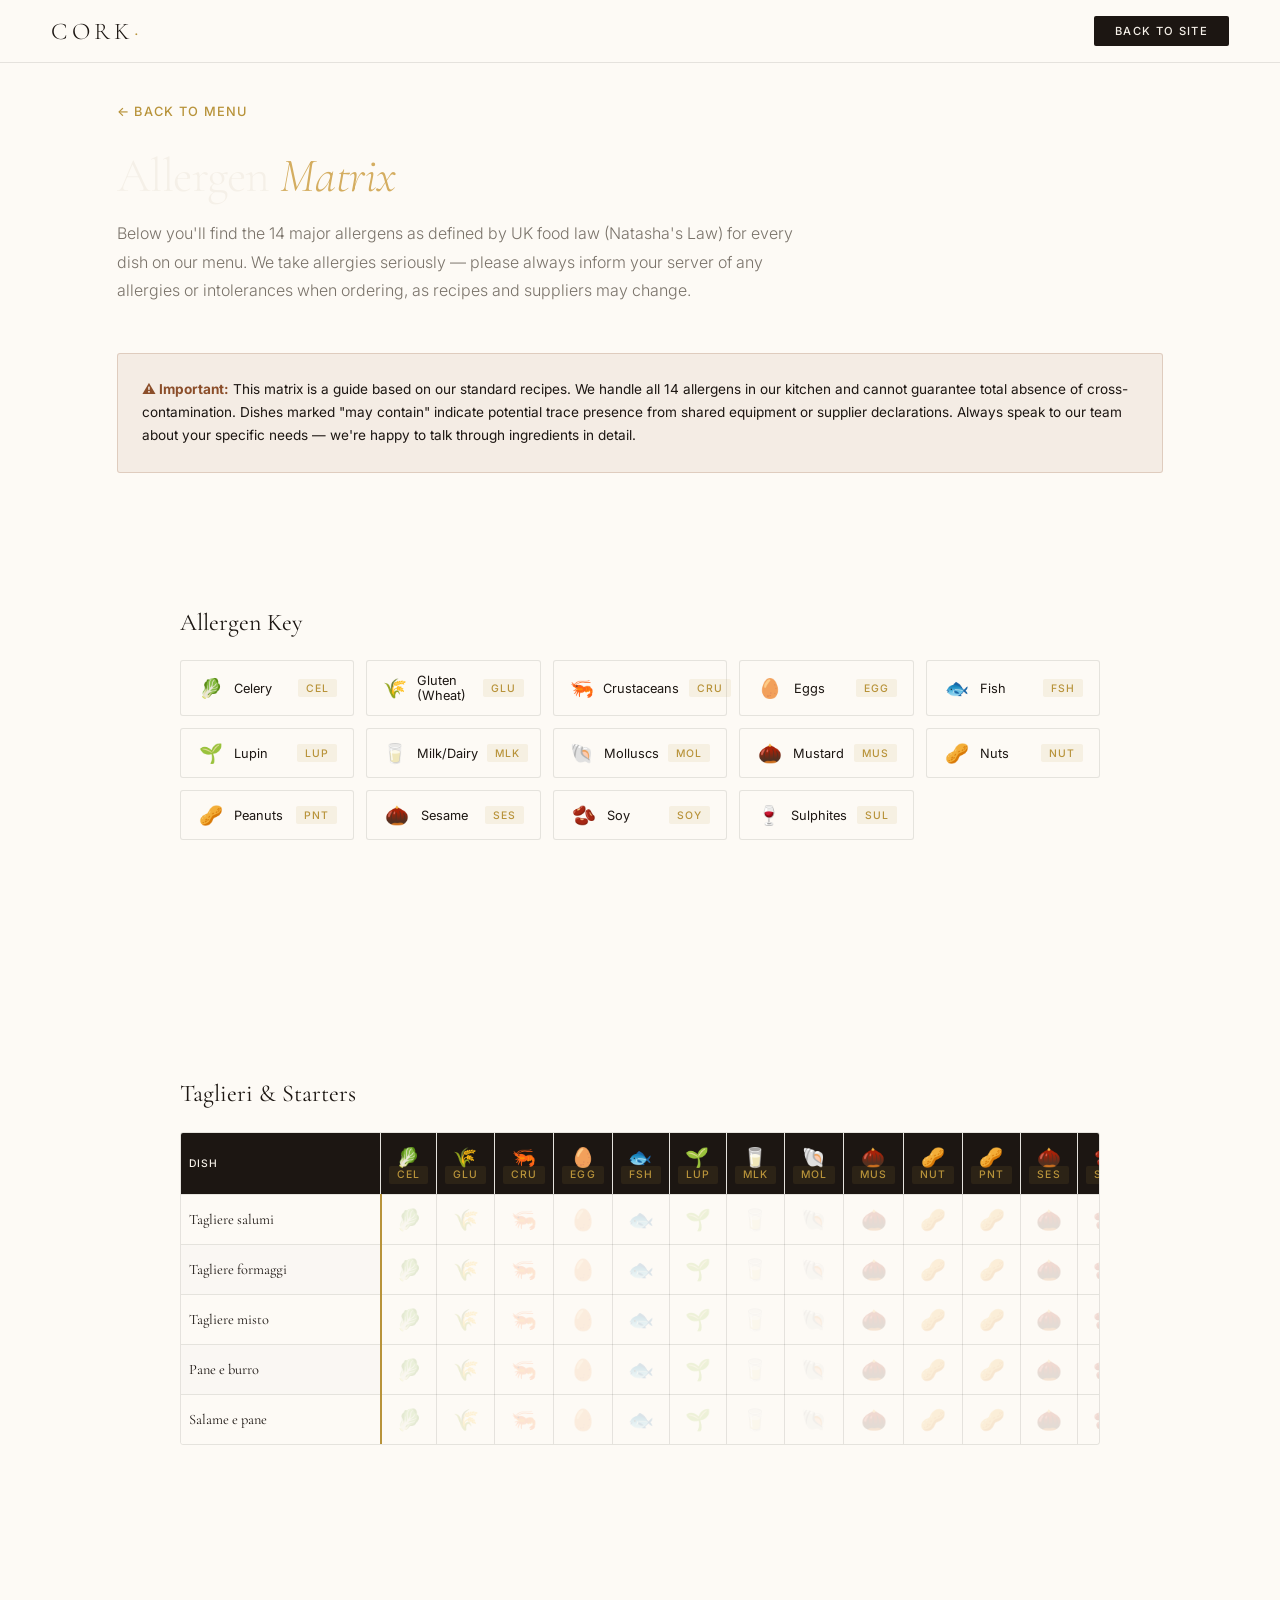
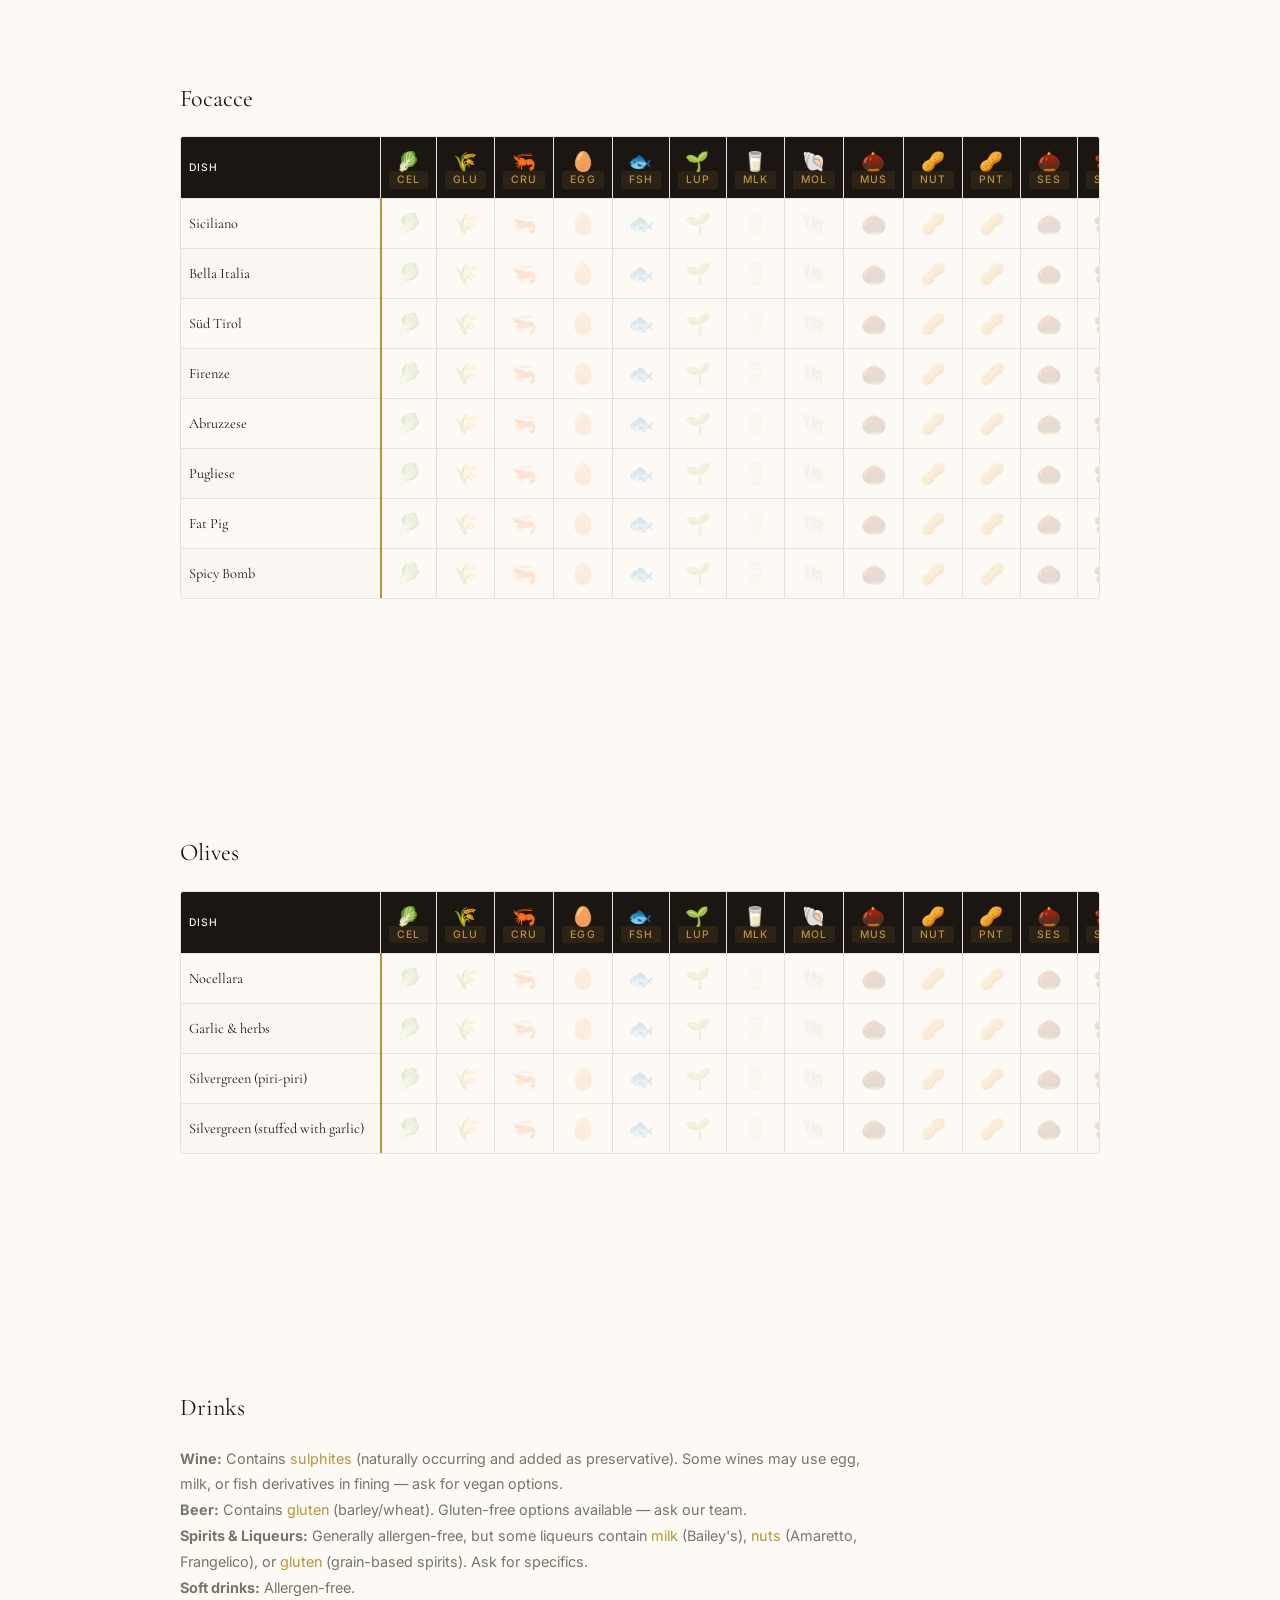
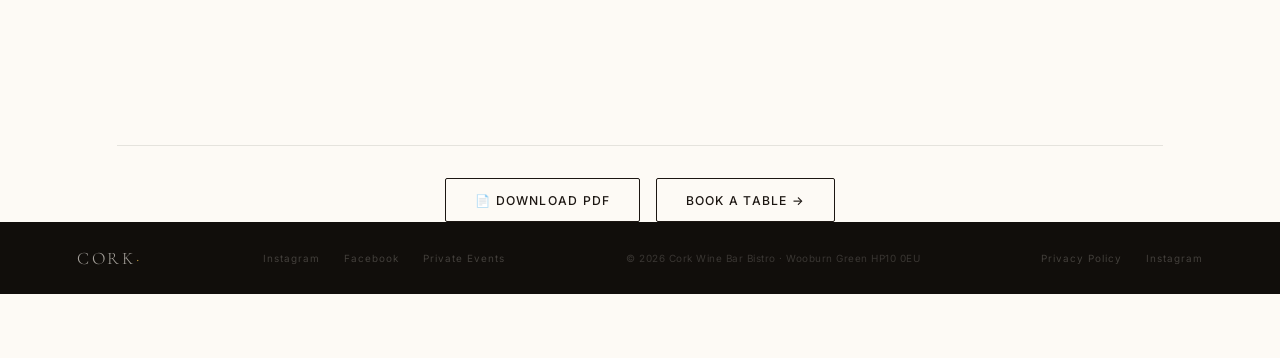
<file: allergen-matrix.html>
<!DOCTYPE html>
<html lang="en-GB">

<head>
  <meta charset="UTF-8">
  <meta name="viewport" content="width=device-width, initial-scale=1.0">
  <title>Allergen Matrix · Cork Wine Bar Bistro</title>
  <meta name="description"
    content="Complete allergen information for all dishes at Cork Wine Bar Bistro. UK 14 major allergens listed per menu item.">
  <link rel="preconnect" href="https://fonts.googleapis.com">
  <link
    href="https://fonts.googleapis.com/css2?family=Cormorant+Garamond:ital,wght@0,300;0,400;0,600;1,300;1,400;1,600&family=Inter:wght@300;400;500&display=swap"
    rel="stylesheet">
  <link rel="stylesheet" href="style.css">
  <link rel="icon" type="image/png" href="favicon.png">
  <style>
    body {
      padding-top: 100px;
      padding-bottom: 4rem;
    }

    .allergen-container {
      max-width: 1200px;
      margin: 0 auto;
      padding: 0 6%;
    }

    .back-link {
      display: inline-flex;
      align-items: center;
      gap: 0.5rem;
      color: var(--gold);
      text-decoration: none;
      font-size: 0.8rem;
      letter-spacing: 0.1em;
      text-transform: uppercase;
      margin-bottom: 2rem;
      font-weight: 500;
    }

    .back-link:hover {
      text-decoration: underline;
    }

    .page-header {
      margin-bottom: 3rem;
    }

    .page-header h1 {
      font-family: var(--fd);
      font-size: clamp(2rem, 4vw, 3rem);
      font-weight: 300;
      margin-bottom: 1rem;
    }

    .page-header p {
      color: var(--stone);
      font-size: 1rem;
      line-height: 1.8;
      font-weight: 300;
      max-width: 700px;
    }

    .disclaimer {
      background: rgba(139, 78, 42, 0.08);
      border: 1px solid rgba(139, 78, 42, 0.2);
      border-radius: 3px;
      padding: 1.5rem;
      margin-bottom: 2.5rem;
      font-size: 0.85rem;
      line-height: 1.7;
      color: var(--ink);
    }

    .disclaimer strong {
      color: var(--clay);
    }

    .legend-section {
      margin-bottom: 3rem;
    }

    .legend-section h2 {
      font-family: var(--fd);
      font-size: 1.5rem;
      font-weight: 400;
      margin-bottom: 1.5rem;
    }

    .allergen-legend {
      display: grid;
      grid-template-columns: repeat(auto-fit, minmax(160px, 1fr));
      gap: 0.75rem;
    }

    .legend-item {
      display: flex;
      align-items: center;
      gap: 0.6rem;
      padding: 0.75rem 1rem;
      background: var(--warm);
      border: 1px solid var(--bw);
      border-radius: 3px;
      font-size: 0.8rem;
      transition: all 0.2s;
    }

    .legend-item:hover {
      border-color: var(--gold);
      background: rgba(184, 147, 58, 0.05);
    }

    .legend-icon {
      font-size: 1.2rem;
      width: 28px;
      text-align: center;
    }

    .legend-code {
      font-family: var(--fb);
      font-size: 0.65rem;
      letter-spacing: 0.1em;
      text-transform: uppercase;
      color: var(--gold);
      font-weight: 500;
      background: rgba(184, 147, 58, 0.1);
      padding: 0.15rem 0.5rem;
      border-radius: 2px;
      margin-left: auto;
    }

    .matrix-section {
      margin-bottom: 3rem;
    }

    .matrix-section h2 {
      font-family: var(--fd);
      font-size: 1.5rem;
      font-weight: 400;
      margin-bottom: 1.5rem;
      color: var(--ink);
    }

    .matrix-table-wrapper {
      overflow-x: auto;
      border: 1px solid var(--bw);
      border-radius: 3px;
    }

    .matrix-table {
      width: 100%;
      border-collapse: collapse;
      font-size: 0.8rem;
      min-width: 800px;
    }

    .matrix-table th,
    .matrix-table td {
      padding: 0.75rem 0.5rem;
      text-align: center;
      border-bottom: 1px solid var(--bw);
      border-right: 1px solid var(--bw);
    }

    .matrix-table th:last-child,
    .matrix-table td:last-child {
      border-right: none;
    }

    .matrix-table tr:last-child td {
      border-bottom: none;
    }

    .matrix-table th {
      background: var(--ink);
      color: var(--cream);
      font-family: var(--fb);
      font-size: 0.65rem;
      letter-spacing: 0.08em;
      text-transform: uppercase;
      font-weight: 500;
      position: sticky;
      top: 0;
      z-index: 1;
    }

    .matrix-table th.dish-col {
      text-align: left;
      min-width: 200px;
      width: 200px;
      background: var(--ink);
    }

    .matrix-table td.dish-name {
      text-align: left;
      font-weight: 400;
      color: var(--ink);
      font-family: var(--fd);
      font-size: 0.9rem;
      background: var(--warm);
      position: sticky;
      left: 0;
      z-index: 2;
      border-right: 2px solid var(--gold);
    }

    .matrix-table tr:nth-child(even) td.dish-name {
      background: #faf7f3;
    }

    .matrix-table tr:hover td.dish-name {
      background: rgba(184, 147, 58, 0.1);
    }

    .allergen-cell {
      position: relative;
      width: 44px;
      height: 44px;
    }

    .allergen-icon {
      font-size: 1.3rem;
      opacity: 0.15;
      transition: opacity 0.2s;
    }

    .allergen-cell.contains .allergen-icon {
      opacity: 1;
    }

    .allergen-cell.may-contain .allergen-icon {
      opacity: 0.5;
    }

    .allergen-cell.may-contain .allergen-icon::after {
      content: '?';
      position: absolute;
      top: -2px;
      right: -2px;
      font-size: 0.6rem;
      color: var(--clay);
      background: var(--cream);
      border-radius: 50%;
      width: 14px;
      height: 14px;
      display: flex;
      align-items: center;
      justify-content: center;
      border: 1px solid var(--clay);
    }

    .allergen-tooltip {
      position: absolute;
      bottom: 100%;
      left: 50%;
      transform: translateX(-50%);
      background: var(--ink);
      color: var(--cream);
      padding: 0.5rem 0.75rem;
      border-radius: 3px;
      font-size: 0.7rem;
      white-space: nowrap;
      opacity: 0;
      visibility: hidden;
      transition: all 0.2s;
      pointer-events: none;
      z-index: 10;
      margin-bottom: 0.5rem;
    }

    .allergen-cell:hover .allergen-tooltip {
      opacity: 1;
      visibility: visible;
    }

    .allergen-tooltip::after {
      content: '';
      position: absolute;
      top: 100%;
      left: 50%;
      transform: translateX(-50%);
      border: 5px solid transparent;
      border-top-color: var(--ink);
    }

    .actions-bar {
      display: flex;
      gap: 1rem;
      justify-content: center;
      margin-top: 3rem;
      padding-top: 2rem;
      border-top: 1px solid var(--bw);
      flex-wrap: wrap;
    }

    .btn-secondary {
      background: transparent;
      color: var(--ink);
      border: 1px solid var(--ink);
      padding: 0.85rem 1.8rem;
      font-family: var(--fb);
      font-size: 0.76rem;
      font-weight: 500;
      letter-spacing: 0.1em;
      text-transform: uppercase;
      cursor: pointer;
      border-radius: 2px;
      transition: all 0.2s;
      text-decoration: none;
      display: inline-flex;
      align-items: center;
      gap: 0.5rem;
    }

    .btn-secondary:hover {
      background: var(--ink);
      color: var(--cream);
    }

    @media (max-width: 768px) {
      .matrix-table {
        font-size: 0.7rem;
        min-width: 600px;
      }

      .matrix-table th,
      .matrix-table td {
        padding: 0.5rem 0.3rem;
      }

      .allergen-cell {
        width: 36px;
        height: 36px;
      }

      .allergen-icon {
        font-size: 1.1rem;
      }

      .legend-item {
        font-size: 0.75rem;
        padding: 0.6rem 0.8rem;
      }
    }

    @media print {
      .back-link,
      .actions-bar {
        display: none;
      }

      body {
        padding-top: 0;
      }

.matrix-table th.dish-col,
    .matrix-table td.dish-name {
      position: static;
    }

    .dietary-col {
      width: 56px !important;
      min-width: 56px !important;
    }

    .dietary-cell {
      display: flex;
      align-items: center;
      justify-content: center;
      font-size: 1.1rem;
    }

    .dietary-cell.yes { color: #2A3D2E; }
    .dietary-cell.no { color: rgba(28, 22, 18, 0.25); }
    }
  </style>
</head>

<body>

  <nav>
    <a href="index.html" class="logo">CORK<em>·</em></a>
    <a href="index.html" class="nav-book" style="margin-left:auto;">Back to Site</a>
  </nav>

  <div class="allergen-container">
    <a href="index.html#menu" class="back-link">← Back to Menu</a>

    <header class="page-header">
      <h1>Allergen <em>Matrix</em></h1>
      <p>Below you'll find the 14 major allergens as defined by UK food law (Natasha's Law) for every dish on our menu.
        We take allergies seriously — please always inform your server of any allergies or intolerances when ordering,
        as recipes and suppliers may change.</p>
    </header>

    <div class="disclaimer">
      <strong>⚠ Important:</strong> This matrix is a guide based on our standard recipes. We handle all 14 allergens in
      our kitchen and cannot guarantee total absence of cross-contamination. Dishes marked "may contain" indicate
      potential trace presence from shared equipment or supplier declarations. Always speak to our team about your
      specific needs — we're happy to talk through ingredients in detail.
    </div>

    <!-- LEGEND -->
    <section class="legend-section">
      <h2>Allergen Key</h2>
      <div class="allergen-legend" id="allergenLegend"></div>
    </section>

    <!-- TAGLIERI MATRIX -->
    <section class="matrix-section">
      <h2>Taglieri & Starters</h2>
      <div class="matrix-table-wrapper">
        <table class="matrix-table" id="taglieriMatrix">
          <thead>
            <tr>
              <th class="dish-col">Dish</th>
              <!-- Allergen headers populated by JS -->
            </tr>
          </thead>
          <tbody></tbody>
        </table>
      </div>
    </section>

    <!-- FOCACCE MATRIX -->
    <section class="matrix-section">
      <h2>Focacce</h2>
      <div class="matrix-table-wrapper">
        <table class="matrix-table" id="focacceMatrix">
          <thead>
            <tr>
              <th class="dish-col">Dish</th>
            </tr>
          </thead>
          <tbody></tbody>
        </table>
      </div>
    </section>

    <!-- OLIVES MATRIX -->
    <section class="matrix-section">
      <h2>Olives</h2>
      <div class="matrix-table-wrapper">
        <table class="matrix-table" id="olivesMatrix">
          <thead>
            <tr>
              <th class="dish-col">Dish</th>
            </tr>
          </thead>
          <tbody></tbody>
        </table>
      </div>
    </section>

    <!-- DRINKS NOTE -->
    <section class="matrix-section">
      <h2>Drinks</h2>
      <div style="color: var(--stone); font-size: 0.9rem; line-height: 1.8; max-width: 700px;">
        <p><strong>Wine:</strong> Contains <span style="color: var(--gold);">sulphites</span> (naturally occurring and
          added as preservative). Some wines may use egg, milk, or fish derivatives in fining — ask for vegan options.
        </p>
        <p><strong>Beer:</strong> Contains <span style="color: var(--gold);">gluten</span> (barley/wheat). Gluten-free
          options available — ask our team.</p>
        <p><strong>Spirits & Liqueurs:</strong> Generally allergen-free, but some liqueurs contain <span
            style="color: var(--gold);">milk</span> (Bailey's), <span style="color: var(--gold);">nuts</span> (Amaretto,
          Frangelico), or <span style="color: var(--gold);">gluten</span> (grain-based spirits). Ask for specifics.
        </p>
        <p><strong>Soft drinks:</strong> Allergen-free.</p>
      </div>
    </section>

    <div class="actions-bar">
      <button class="btn-secondary" onclick="downloadPDF()" id="pdfBtn">
        📄 Download PDF
      </button>
      <a href="index.html#book" class="btn-secondary">
        Book a Table →
      </a>
    </div>
  </div>

  <footer>
    <div class="f-logo">CORK<em>·</em></div>
    <div class="f-links">
      <a href="https://instagram.com/corkwinebarbistro" target="_blank">Instagram</a>
      <a href="https://facebook.com" target="_blank">Facebook</a>
      <a href="#private">Private Events</a>
    </div>
    <div class="f-copy">© 2026 Cork Wine Bar Bistro · Wooburn Green HP10 0EU</div>
    <div class="f-links">
      <a href="privacy-policy.html">Privacy Policy</a>
      <a href="https://instagram.com/corkwinebarbistro" target="_blank">Instagram</a>
    </div>
  </footer>

  <script src="allergen-data.js"></script>
  <script>
    // Allergen display order (matches UK FSA recommended order)
    const ALLERGEN_ORDER = [
      'celery', 'gluten', 'crustaceans', 'eggs', 'fish',
      'lupin', 'milk', 'molluscs', 'mustard', 'nuts',
      'peanuts', 'sesame', 'soy', 'sulphites'
    ];

    // Section definitions
    const SECTIONS = {
      taglieri: {
        title: 'Taglieri & Starters',
        dishes: [
          'Tagliere salumi',
          'Tagliere formaggi',
          'Tagliere misto',
          'Pane e burro',
          'Salame e pane'
        ],
        containerId: 'taglieriMatrix'
      },
      focacce: {
        title: 'Focacce',
        dishes: [
          'Siciliano',
          'Bella Italia',
          'Süd Tirol',
          'Firenze',
          'Abruzzese',
          'Pugliese',
          'Fat Pig',
          'Spicy Bomb'
        ],
        containerId: 'focacceMatrix'
      },
      olives: {
        title: 'Olives',
        dishes: [
          'Nocellara',
          'Garlic & herbs',
          'Silvergreen (piri-piri)',
          'Silvergreen (stuffed with garlic)'
        ],
        containerId: 'olivesMatrix'
      }
    };

    // Build legend
    function buildLegend() {
      const legendContainer = document.getElementById('allergenLegend');
      ALLERGEN_ORDER.forEach(key => {
        const a = ALLERGENS[key];
        const item = document.createElement('div');
        item.className = 'legend-item';
        item.innerHTML = `
          <span class="legend-icon">${a.icon}</span>
          <span>${a.label}</span>
          <span class="legend-code">${a.short}</span>
        `;
        legendContainer.appendChild(item);
      });
    }

    // Build matrix table headers
    function buildHeaders(tableId) {
      const thead = document.querySelector(`#${tableId} thead tr`);
      ALLERGEN_ORDER.forEach(key => {
        const a = ALLERGENS[key];
        const th = document.createElement('th');
        th.innerHTML = `
          <span class="allergen-tooltip">${a.label}</span>
          <span class="legend-icon" style="opacity:1">${a.icon}</span>
          <br><span class="legend-code">${a.short}</span>
        `;
        th.style.width = '44px';
        thead.appendChild(th);
      });
      // Add dietary columns
      const dietaryHeaders = [
        { key: 'vegetarian', icon: '🥬', label: 'Vegetarian', short: 'VEG' },
        { key: 'vegan', icon: '🌱', label: 'Vegan', short: 'VGN' }
      ];
      dietaryHeaders.forEach(d => {
        const th = document.createElement('th');
        th.className = 'dietary-col';
        th.innerHTML = `
          <span class="allergen-tooltip">${d.label}</span>
          <span class="legend-icon" style="opacity:1">${d.icon}</span>
          <br><span class="legend-code">${d.short}</span>
        `;
        thead.appendChild(th);
      });
    }

    // Build matrix rows
    function buildMatrix(section) {
      const tbody = document.querySelector(`#${section.containerId} tbody`);
      section.dishes.forEach(dishName => {
        const { contains, mayContain } = getAllergensForDish(dishName);
        const dietary = getDietaryFlags(dishName);
        const tr = document.createElement('tr');

        // Dish name cell
        const tdName = document.createElement('td');
        tdName.className = 'dish-name';
        tdName.textContent = dishName;
        tr.appendChild(tdName);

        // Allergen cells
        ALLERGEN_ORDER.forEach(key => {
          const td = document.createElement('td');
          td.className = 'allergen-cell';

          let cellClass = '';
          if (contains.includes(key)) cellClass = 'contains';
          else if (mayContain.includes(key)) cellClass = 'may-contain';

          const allergen = ALLERGENS[key];
          td.innerHTML = `
            <span class="allergen-icon ${cellClass}">${allergen.icon}</span>
            <span class="allergen-tooltip">${allergen.label}${cellClass === 'may-contain' ? ' (may contain traces)' : ''}</span>
          `;
          tr.appendChild(td);
        });

        // Dietary cells
        const dietaryFlags = [
          { key: 'vegetarian', icon: '✓', label: 'Vegetarian' },
          { key: 'vegan', icon: '✓', label: 'Vegan' }
        ];
        dietaryFlags.forEach(d => {
          const td = document.createElement('td');
          td.className = 'allergen-cell dietary-cell';
          const isYes = dietary[d.key];
          td.innerHTML = `
            <span class="${isYes ? 'yes' : 'no'}">${isYes ? d.icon : '✗'}</span>
            <span class="allergen-tooltip">${d.label}: ${isYes ? 'Yes' : 'No'}</span>
          `;
          tr.appendChild(td);
        });

        tbody.appendChild(tr);
      });
    }

    // PDF Download using browser print
    function downloadPDF() {
      const btn = document.getElementById('pdfBtn');
      const originalText = btn.innerHTML;
      btn.innerHTML = '⏳ Preparing...';
      btn.disabled = true;

      // Add print-specific class
      document.body.classList.add('printing');

      // Small delay to let CSS apply
      setTimeout(() => {
        window.print();
        document.body.classList.remove('printing');
        btn.innerHTML = originalText;
        btn.disabled = false;
      }, 100);
    }

    // Init
    buildLegend();
    Object.values(SECTIONS).forEach(section => {
      buildHeaders(section.containerId);
      buildMatrix(section);
    });
  </script>
</body>

</html>
</file>
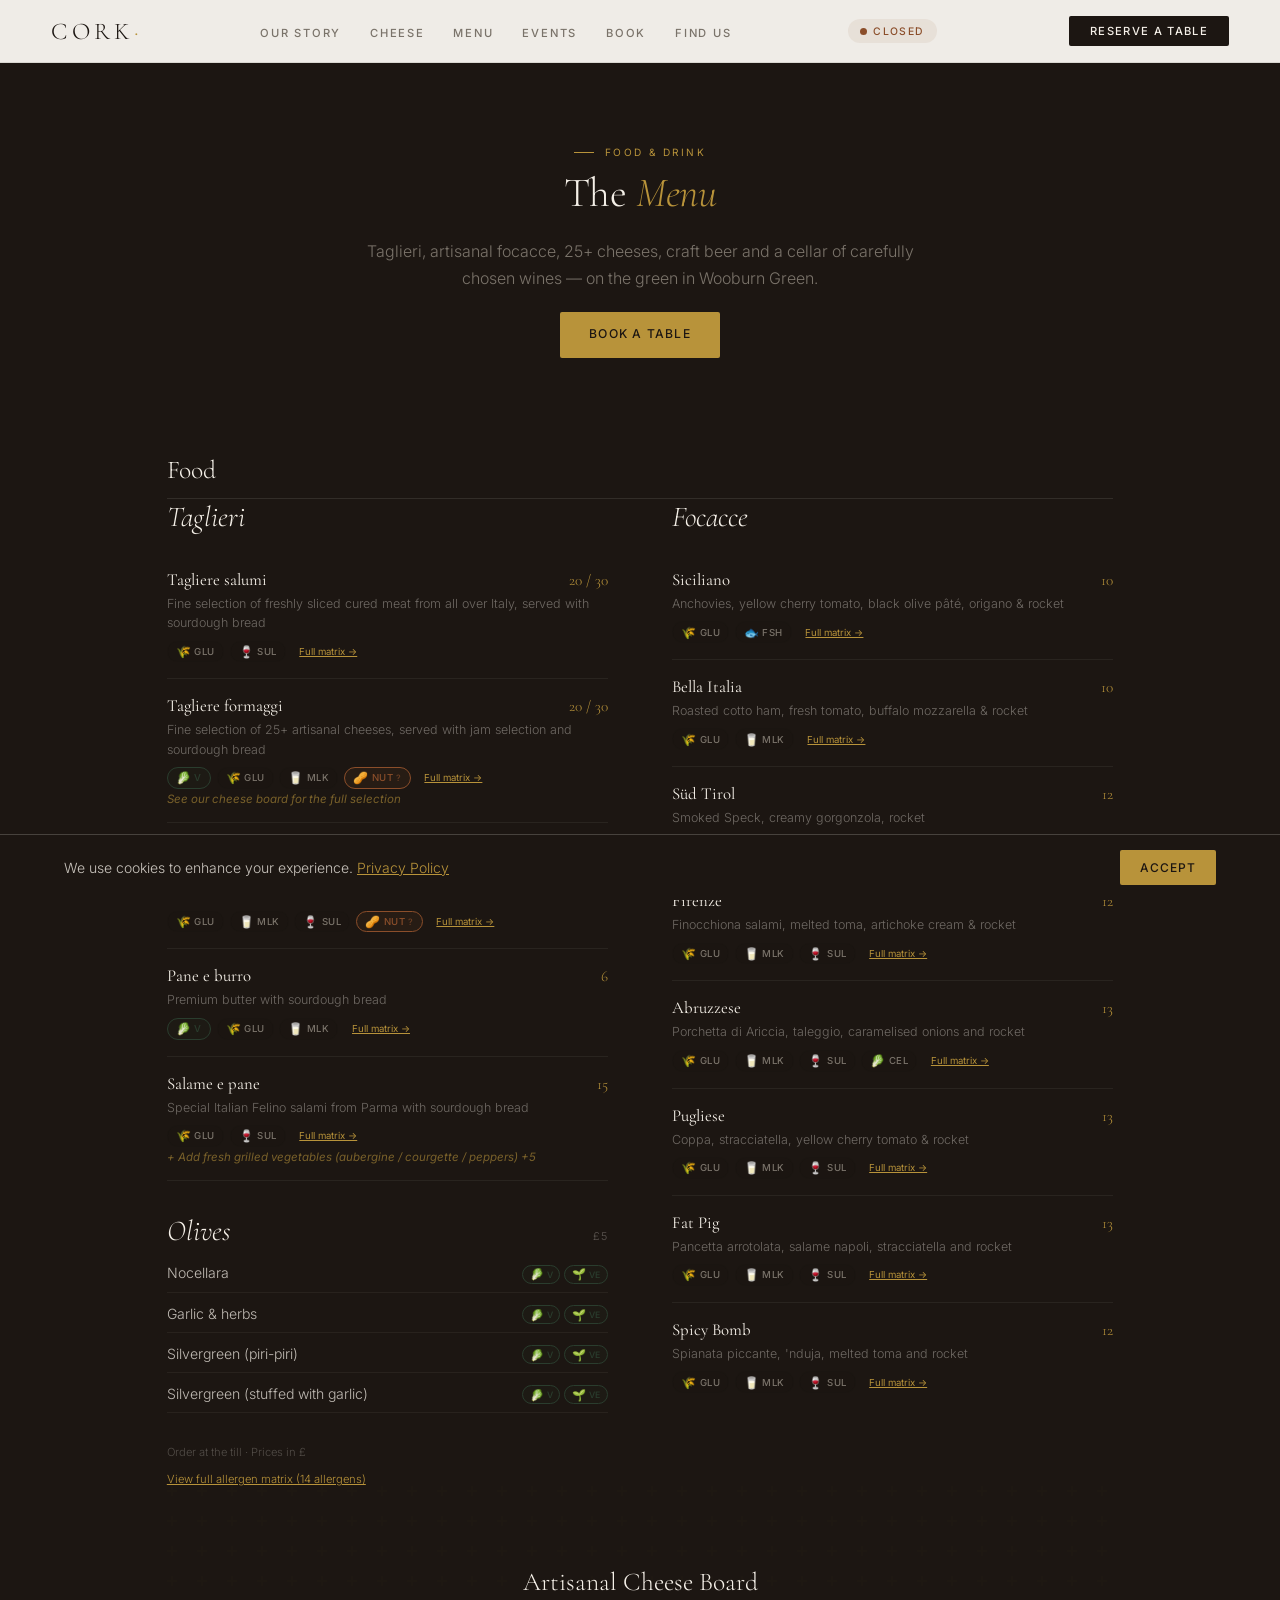
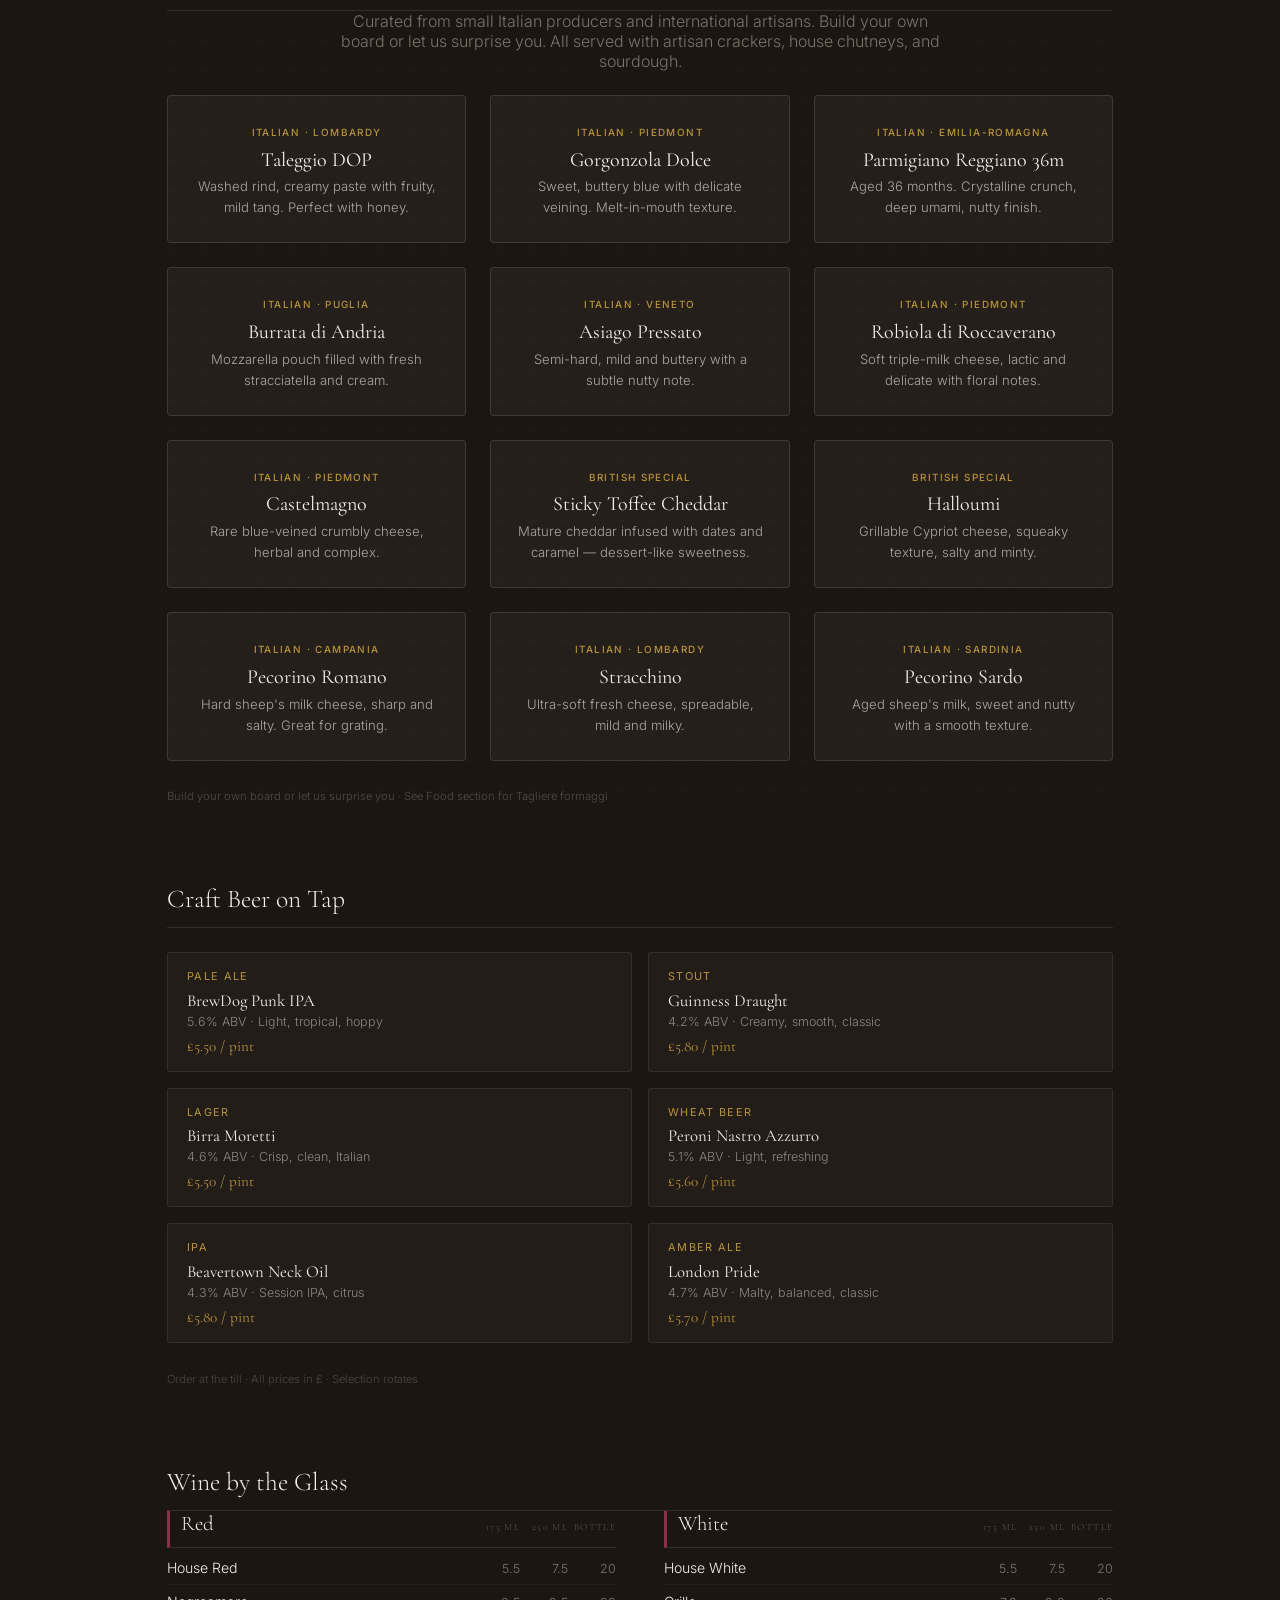
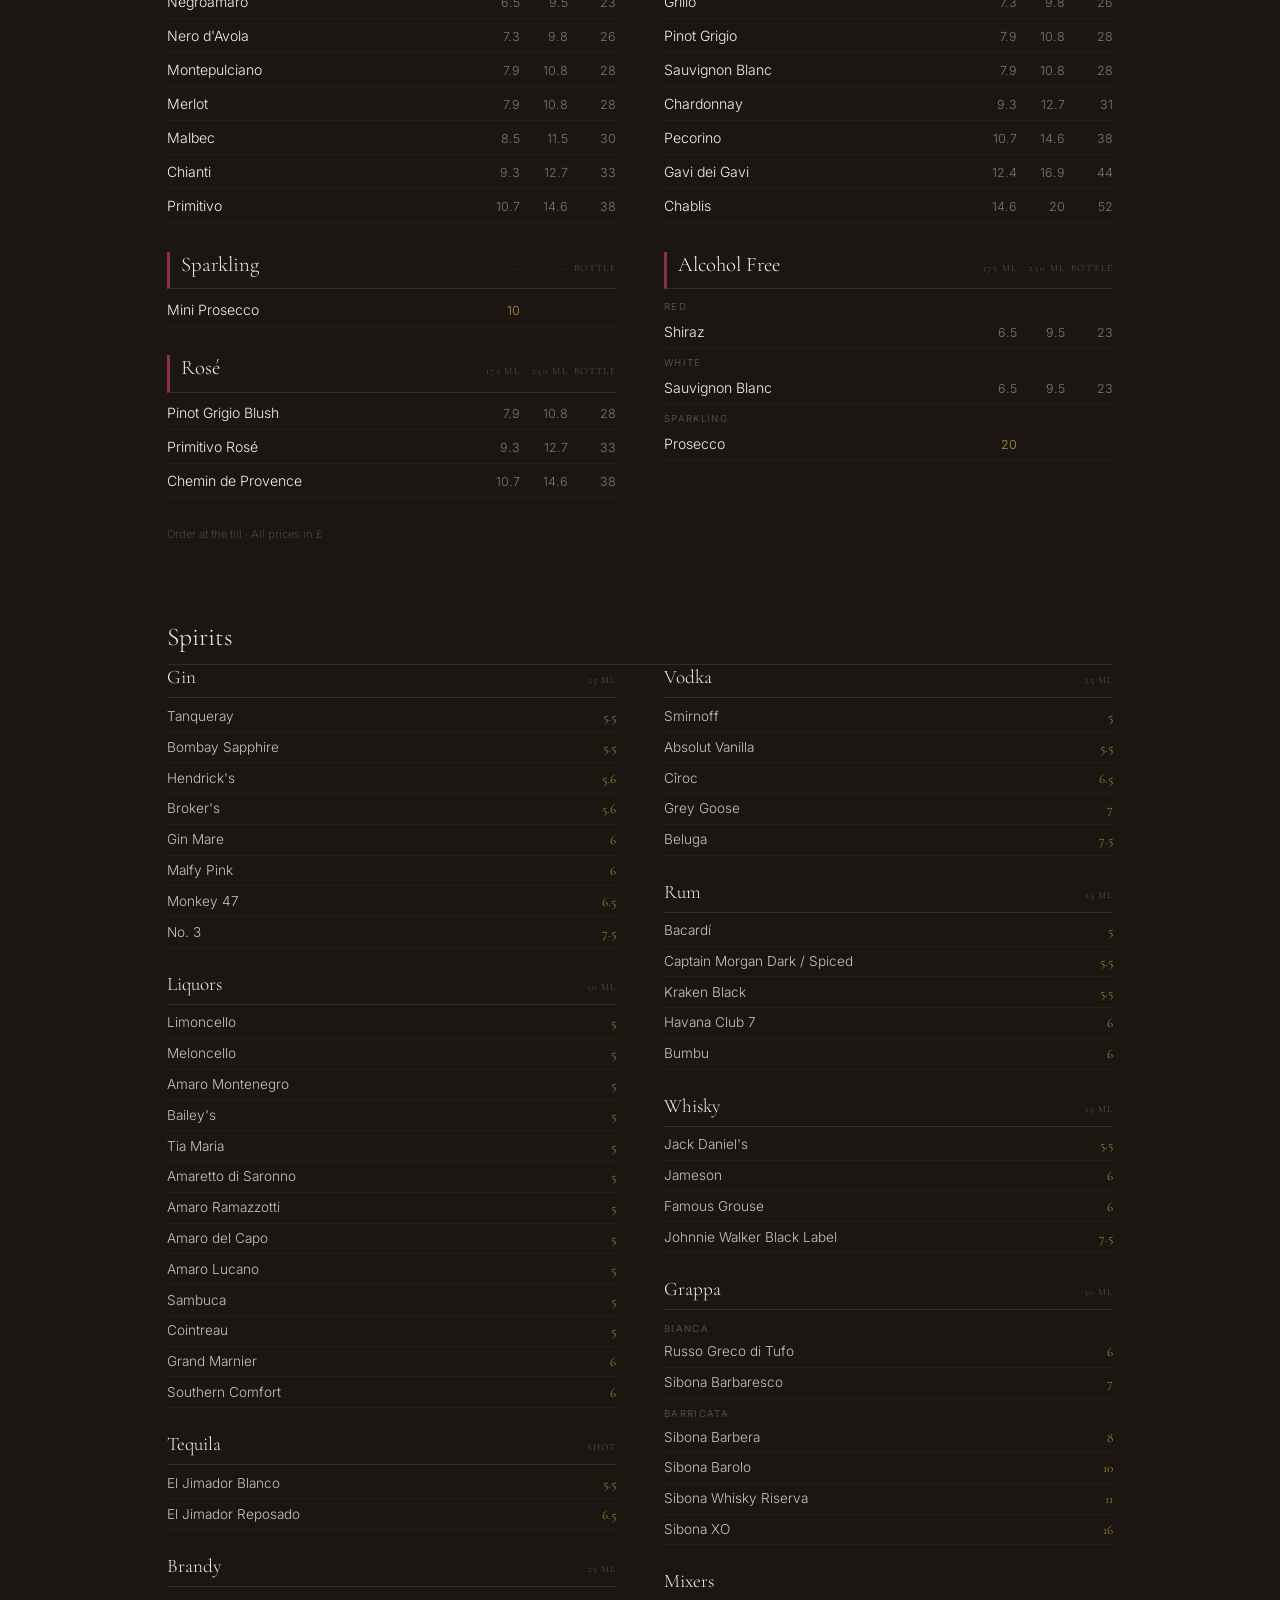
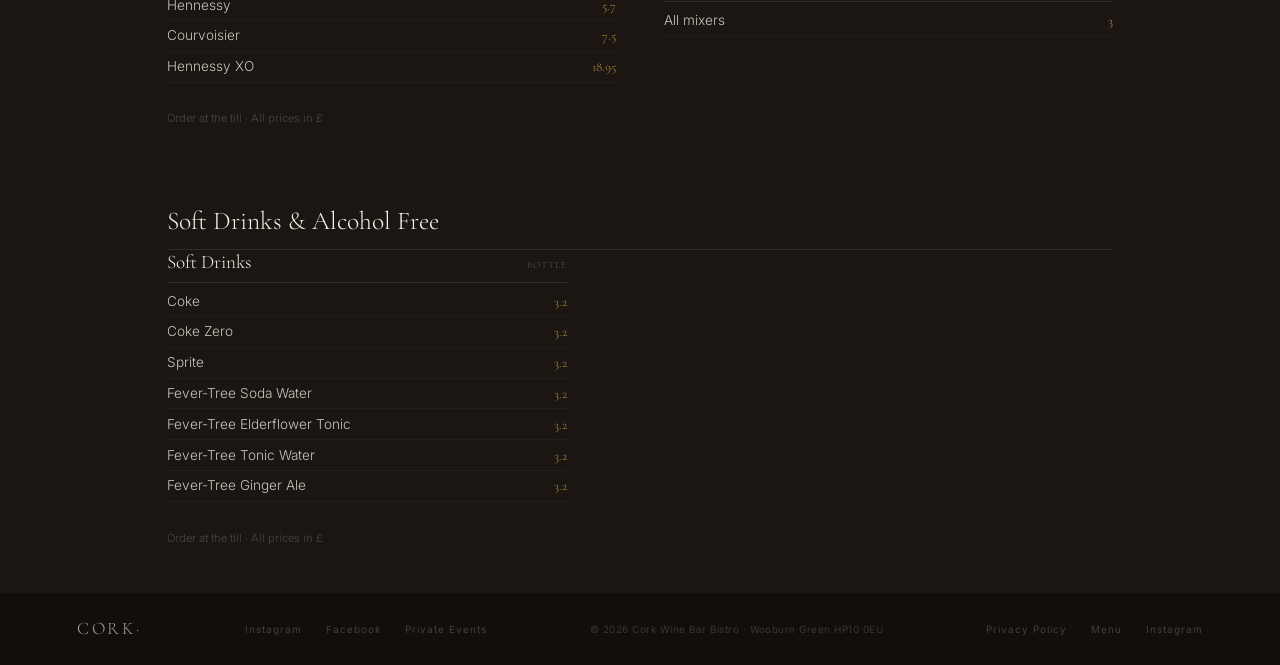
<file: menu.html>
<!DOCTYPE html>
<html lang="en-GB">

<head>
  <meta charset="UTF-8">
  <meta name="viewport" content="width=device-width, initial-scale=1.0">
  <title>Menu · Cork Wine Bar Bistro · Wooburn Green</title>
  <meta name="description"
    content="Explore the full menu at Cork Wine Bar Bistro in Wooburn Green: Italian taglieri, artisanal focacce, 25+ cheeses, craft beer on tap, wines by the glass, spirits and soft drinks. Allergen info available.">
  <link rel="preconnect" href="https://fonts.googleapis.com">
  <link
    href="https://fonts.googleapis.com/css2?family=Cormorant+Garamond:ital,wght@0,300;0,400;0,600;1,300;1,400;1,600&family=Inter:wght@300;400;500&display=swap"
    rel="stylesheet">
  <link rel="icon" type="image/png" href="favicon.png">
  <link rel="stylesheet" href="style.css">
  <link rel="canonical" href="menu.html">
  <style>
    body {
      padding-top: 90px;
      background: var(--ink);
    }

    body.menu-page .mpanel {
      display: block;
    }

    .menu-page-hero {
      text-align: center;
      padding: 3.5rem 6% 1rem;
      max-width: 900px;
      margin: 0 auto;
    }

    .menu-page-hero p {
      color: var(--stone);
      font-weight: 300;
      max-width: 560px;
      margin: 1rem auto 0;
      line-height: 1.7;
    }

    .menu-page-hero .s-label {
      justify-content: center;
    }

    .menu-page-section {
      max-width: 1100px;
      margin: 0 auto;
      padding: 0 6% 3rem;
    }

    .menu-page-section h3 {
      font-family: var(--fd);
      font-size: 1.6rem;
      font-weight: 300;
      color: var(--cream);
      margin: 3rem 0 0;
      border-bottom: 1px solid rgba(245, 240, 232, .1);
      padding-bottom: .8rem;
    }

    /* Cheese cards blended into the dark menu theme */
    .menu-page #cheese {
      background: transparent;
    }

    .menu-page .cheese-intro p {
      color: rgba(245, 240, 232, .65);
    }

    .menu-page .cheese-card {
      background: rgba(245, 240, 232, .04);
      border: 1px solid rgba(245, 240, 232, .12);
      text-align: center;
      cursor: default;
    }

    .menu-page .cheese-card:hover {
      border-color: var(--gold-l);
      box-shadow: 0 12px 40px -12px rgba(0, 0, 0, 0.4);
    }

    .menu-page .cheese-card::before {
      width: 100%;
      height: 0;
    }

    .menu-page .cheese-card:hover::before {
      height: 3px;
    }

    .menu-page .cheese-name {
      color: var(--cream);
    }

    .menu-page .cheese-tag {
      color: var(--gold);
    }

    .menu-page .cheese-desc {
      color: rgba(245, 240, 232, .65);
    }

    @media print {
      body {
        background: white;
        padding-top: 0;
      }

      nav,
      .mob-bar,
      footer,
      .rv-footer,
      .no-print {
        display: none !important;
      }

      .menu-page-hero h1 {
        color: #1C1612;
      }

      .menu-page-section h3 {
        color: #1C1612;
        border-bottom-color: #ddd;
      }

      .mpanel {
        display: block !important;
      }

      .food-section-title,
      .wcol-title,
      .sg-title,
      .wine-rows .wname,
      .sg-item,
      .food-item {
        color: #1C1612;
      }

      .fi-price,
      .sg-price,
      .wprices {
        color: #1C1612;
      }

      .menu-page .cheese-card {
        background: white;
        border: 1px solid #ddd;
      }

      .menu-page .cheese-name {
        color: #1C1612;
      }

      .menu-page .cheese-tag {
        color: #1C1612;
      }

      .menu-page .cheese-desc {
        color: #1C1612;
      }
    }
  </style>
  <script type="application/ld+json">
  {
    "@context": "https://schema.org",
    "@type": "Menu",
    "name": "Cork Wine Bar Bistro Menu",
    "inLanguage": "en-GB",
    "hasMenuSection": [
      {
        "@type": "MenuSection",
        "name": "Food",
        "hasMenuItem": [
          { "@type": "MenuItem", "name": "Tagliere salumi", "offers": { "@type": "Offer", "price": "20", "priceCurrency": "GBP" } },
          { "@type": "MenuItem", "name": "Tagliere formaggi", "offers": { "@type": "Offer", "price": "20", "priceCurrency": "GBP" } },
          { "@type": "MenuItem", "name": "Tagliere misto", "offers": { "@type": "Offer", "price": "25", "priceCurrency": "GBP" } }
        ]
      }
    ]
  }
  </script>
</head>

<body class="menu-page">

  <nav>
    <a href="index.html#hero" class="logo">CORK<em>·</em></a>
    <button id="menuToggle" class="hamburger" aria-label="Toggle menu">☰</button>
    <ul class="nav-links">
      <li><a href="index.html#about">Our Story</a></li>
      <li><a href="index.html#cheese">Cheese</a></li>
      <li><a href="menu.html">Menu</a></li>
      <li><a href="index.html#events">Events</a></li>
      <li><a href="index.html#book">Book</a></li>
      <li><a href="index.html#find">Find Us</a></li>
    </ul>
    <span id="openStatus" class="open-status"><span class="status-dot"></span><span
        id="statusText">Checking...</span></span>
    <a href="index.html#book" class="nav-book">Reserve a Table</a>
  </nav>

  <div class="menu-page-hero">
    <div class="s-label">Food &amp; Drink</div>
    <h1 style="font-family:var(--fd);font-weight:300;font-size:2.6rem;color:var(--cream);margin-top:.5rem">The <em
        style="color:var(--gold)">Menu</em></h1>
    <p>Taglieri, artisanal focacce, 25+ cheeses, craft beer and a cellar of carefully chosen wines — on the green in
      Wooburn Green.</p>
    <p class="no-print" style="font-size:.75rem;margin-top:1.2rem"><a href="index.html#book" class="btn-gold"
        style="display:inline-block">Book a Table</a></p>
  </div>

  <div class="menu-page-section">

    <!-- FOOD -->
    <div id="food" class="mpanel">
      <h3>Food</h3>
      <div class="food-grid">
        <div>
          <div class="food-section-title">Taglieri</div>
          <div class="food-item">
            <div class="fi-head"><span class="fi-name">Tagliere salumi</span><span class="fi-price">20 / 30</span></div>
            <div class="fi-desc">Fine selection of freshly sliced cured meat from all over Italy, served with sourdough
              bread</div>
          </div>
          <div class="food-item">
            <div class="fi-head"><span class="fi-name">Tagliere formaggi</span><span class="fi-price">20 / 30</span>
            </div>
            <div class="fi-desc">Fine selection of 25+ artisanal cheeses, served with jam selection and sourdough bread
            </div>
            <div class="fi-note">See our cheese board for the full selection</div>
          </div>
          <div class="food-item">
            <div class="fi-head"><span class="fi-name">Tagliere misto</span><span class="fi-price">25 / 35</span></div>
            <div class="fi-desc">Fine selection of freshly sliced meat, cheeses served with jam selection and sourdough
              bread</div>
          </div>
          <div class="food-item">
            <div class="fi-head"><span class="fi-name">Pane e burro</span><span class="fi-price">6</span></div>
            <div class="fi-desc">Premium butter with sourdough bread</div>
          </div>
          <div class="food-item">
            <div class="fi-head"><span class="fi-name">Salame e pane</span><span class="fi-price">15</span></div>
            <div class="fi-desc">Special Italian Felino salami from Parma with sourdough bread</div>
            <div class="fi-note">+ Add fresh grilled vegetables (aubergine / courgette / peppers) +5</div>
          </div>
          <div class="olives-section">
            <div class="olives-title">Olives <span class="til">£5</span></div>
            <div class="olives-row"><span class="olives-name">Nocellara</span></div>
            <div class="olives-row"><span class="olives-name">Garlic &amp; herbs</span></div>
            <div class="olives-row"><span class="olives-name">Silvergreen (piri-piri)</span></div>
            <div class="olives-row"><span class="olives-name">Silvergreen (stuffed with garlic)</span></div>
          </div>
        </div>
        <div>
          <div class="food-section-title">Focacce</div>
          <div class="food-item">
            <div class="fi-head"><span class="fi-name">Siciliano</span><span class="fi-price">10</span></div>
            <div class="fi-desc">Anchovies, yellow cherry tomato, black olive pâté, origano &amp; rocket</div>
          </div>
          <div class="food-item">
            <div class="fi-head"><span class="fi-name">Bella Italia</span><span class="fi-price">10</span></div>
            <div class="fi-desc">Roasted cotto ham, fresh tomato, buffalo mozzarella &amp; rocket</div>
          </div>
          <div class="food-item">
            <div class="fi-head"><span class="fi-name">Süd Tirol</span><span class="fi-price">12</span></div>
            <div class="fi-desc">Smoked Speck, creamy gorgonzola, rocket</div>
          </div>
          <div class="food-item">
            <div class="fi-head"><span class="fi-name">Firenze</span><span class="fi-price">12</span></div>
            <div class="fi-desc">Finocchiona salami, melted toma, artichoke cream &amp; rocket</div>
          </div>
          <div class="food-item">
            <div class="fi-head"><span class="fi-name">Abruzzese</span><span class="fi-price">13</span></div>
            <div class="fi-desc">Porchetta di Ariccia, taleggio, caramelised onions and rocket</div>
          </div>
          <div class="food-item">
            <div class="fi-head"><span class="fi-name">Pugliese</span><span class="fi-price">13</span></div>
            <div class="fi-desc">Coppa, stracciatella, yellow cherry tomato &amp; rocket</div>
          </div>
          <div class="food-item">
            <div class="fi-head"><span class="fi-name">Fat Pig</span><span class="fi-price">13</span></div>
            <div class="fi-desc">Pancetta arrotolata, salame napoli, stracciatella and rocket</div>
          </div>
          <div class="food-item">
            <div class="fi-head"><span class="fi-name">Spicy Bomb</span><span class="fi-price">12</span></div>
            <div class="fi-desc">Spianata piccante, 'nduja, melted toma and rocket</div>
          </div>
        </div>
      </div>
      <p style="font-size:.7rem;color:rgba(245,240,232,.25);margin-top:2rem;font-weight:300">Order at the till · Prices
        in £</p>
      <p class="no-print" style="font-size:.7rem;color:rgba(245,240,232,.4);margin-top:.8rem;font-weight:300"><a
          href="allergen-matrix.html" style="color:var(--gold);text-decoration:underline">View full allergen matrix (14
          allergens)</a></p>
    </div>

    <!-- CHEESE -->
    <div id="cheese" class="mpanel">
      <h3 style="text-align:center">Artisanal Cheese Board</h3>
      <p style="color:var(--stone);font-weight:300;max-width:620px;margin:0 auto 1.5rem;text-align:center">Curated from
        small Italian producers and international artisans. Build your own board or let us surprise you. All served with
        artisan crackers, house chutneys, and sourdough.</p>
      <div class="cheese-grid">
        <div class="cheese-card" data-category="italian">
          <div class="cheese-tag">Italian · Lombardy</div>
          <div class="cheese-name">Taleggio DOP</div>
          <div class="cheese-desc">Washed rind, creamy paste with fruity, mild tang. Perfect with honey.</div>
        </div>
        <div class="cheese-card" data-category="italian">
          <div class="cheese-tag">Italian · Piedmont</div>
          <div class="cheese-name">Gorgonzola Dolce</div>
          <div class="cheese-desc">Sweet, buttery blue with delicate veining. Melt-in-mouth texture.</div>
        </div>
        <div class="cheese-card" data-category="hard italian">
          <div class="cheese-tag">Italian · Emilia-Romagna</div>
          <div class="cheese-name">Parmigiano Reggiano 36m</div>
          <div class="cheese-desc">Aged 36 months. Crystalline crunch, deep umami, nutty finish.</div>
        </div>
        <div class="cheese-card" data-category="soft italian">
          <div class="cheese-tag">Italian · Puglia</div>
          <div class="cheese-name">Burrata di Andria</div>
          <div class="cheese-desc">Mozzarella pouch filled with fresh stracciatella and cream.</div>
        </div>
        <div class="cheese-card" data-category="hard italian">
          <div class="cheese-tag">Italian · Veneto</div>
          <div class="cheese-name">Asiago Pressato</div>
          <div class="cheese-desc">Semi-hard, mild and buttery with a subtle nutty note.</div>
        </div>
        <div class="cheese-card" data-category="soft italian">
          <div class="cheese-tag">Italian · Piedmont</div>
          <div class="cheese-name">Robiola di Roccaverano</div>
          <div class="cheese-desc">Soft triple-milk cheese, lactic and delicate with floral notes.</div>
        </div>
        <div class="cheese-card" data-category="blue">
          <div class="cheese-tag">Italian · Piedmont</div>
          <div class="cheese-name">Castelmagno</div>
          <div class="cheese-desc">Rare blue-veined crumbly cheese, herbal and complex.</div>
        </div>
        <div class="cheese-card" data-category="hard british">
          <div class="cheese-tag">British Special</div>
          <div class="cheese-name">Sticky Toffee Cheddar</div>
          <div class="cheese-desc">Mature cheddar infused with dates and caramel — dessert-like sweetness.</div>
        </div>
        <div class="cheese-card" data-category="soft british">
          <div class="cheese-tag">British Special</div>
          <div class="cheese-name">Halloumi</div>
          <div class="cheese-desc">Grillable Cypriot cheese, squeaky texture, salty and minty.</div>
        </div>
        <div class="cheese-card" data-category="italian">
          <div class="cheese-tag">Italian · Campania</div>
          <div class="cheese-name">Pecorino Romano</div>
          <div class="cheese-desc">Hard sheep's milk cheese, sharp and salty. Great for grating.</div>
        </div>
        <div class="cheese-card" data-category="soft">
          <div class="cheese-tag">Italian · Lombardy</div>
          <div class="cheese-name">Stracchino</div>
          <div class="cheese-desc">Ultra-soft fresh cheese, spreadable, mild and milky.</div>
        </div>
        <div class="cheese-card" data-category="hard">
          <div class="cheese-tag">Italian · Sardinia</div>
          <div class="cheese-name">Pecorino Sardo</div>
          <div class="cheese-desc">Aged sheep's milk, sweet and nutty with a smooth texture.</div>
        </div>
      </div>
      <p style="font-size:.7rem;color:rgba(245,240,232,.25);margin-top:1.8rem;font-weight:300">Build your own board or
        let us surprise you · See Food section for Tagliere formaggi</p>
    </div>

    <!-- BEER -->
    <div id="beer" class="mpanel">
      <h3>Craft Beer on Tap</h3>
      <div class="beer-grid">
        <div class="beer-card">
          <div class="beer-style">Pale Ale</div>
          <div class="beer-name">BrewDog Punk IPA</div>
          <div class="beer-abv">5.6% ABV · Light, tropical, hoppy</div>
          <div class="beer-price" style="margin-top:0.5rem">£5.50 / pint</div>
        </div>
        <div class="beer-card">
          <div class="beer-style">Stout</div>
          <div class="beer-name">Guinness Draught</div>
          <div class="beer-abv">4.2% ABV · Creamy, smooth, classic</div>
          <div class="beer-price" style="margin-top:0.5rem">£5.80 / pint</div>
        </div>
        <div class="beer-card">
          <div class="beer-style">Lager</div>
          <div class="beer-name">Birra Moretti</div>
          <div class="beer-abv">4.6% ABV · Crisp, clean, Italian</div>
          <div class="beer-price" style="margin-top:0.5rem">£5.50 / pint</div>
        </div>
        <div class="beer-card">
          <div class="beer-style">Wheat Beer</div>
          <div class="beer-name">Peroni Nastro Azzurro</div>
          <div class="beer-abv">5.1% ABV · Light, refreshing</div>
          <div class="beer-price" style="margin-top:0.5rem">£5.60 / pint</div>
        </div>
        <div class="beer-card">
          <div class="beer-style">IPA</div>
          <div class="beer-name">Beavertown Neck Oil</div>
          <div class="beer-abv">4.3% ABV · Session IPA, citrus</div>
          <div class="beer-price" style="margin-top:0.5rem">£5.80 / pint</div>
        </div>
        <div class="beer-card">
          <div class="beer-style">Amber Ale</div>
          <div class="beer-name">London Pride</div>
          <div class="beer-abv">4.7% ABV · Malty, balanced, classic</div>
          <div class="beer-price" style="margin-top:0.5rem">£5.70 / pint</div>
        </div>
      </div>
      <p style="font-size:.7rem;color:rgba(245,240,232,.22);margin-top:1.8rem;font-weight:300">Order at the till · All
        prices in £ · Selection rotates</p>
    </div>

    <!-- WINE BY GLASS -->
    <div id="wine-glass" class="mpanel">
      <h3>Wine by the Glass</h3>
      <div class="wine-cols">
        <div>
          <div class="wcol-title">Red <div class="wcol-sub"><span>175 ml</span><span>250 ml</span><span>Bottle</span>
            </div>
          </div>
          <div class="wine-rows">
            <div class="wr"><span class="wname">House Red</span>
              <div class="wprices"><span>5.5</span><span>7.5</span><span>20</span></div>
            </div>
            <div class="wr"><span class="wname">Negroamaro</span>
              <div class="wprices"><span>6.5</span><span>9.5</span><span>23</span></div>
            </div>
            <div class="wr"><span class="wname">Nero d'Avola</span>
              <div class="wprices"><span>7.3</span><span>9.8</span><span>26</span></div>
            </div>
            <div class="wr"><span class="wname">Montepulciano</span>
              <div class="wprices"><span>7.9</span><span>10.8</span><span>28</span></div>
            </div>
            <div class="wr"><span class="wname">Merlot</span>
              <div class="wprices"><span>7.9</span><span>10.8</span><span>28</span></div>
            </div>
            <div class="wr"><span class="wname">Malbec</span>
              <div class="wprices"><span>8.5</span><span>11.5</span><span>30</span></div>
            </div>
            <div class="wr"><span class="wname">Chianti</span>
              <div class="wprices"><span>9.3</span><span>12.7</span><span>33</span></div>
            </div>
            <div class="wr"><span class="wname">Primitivo</span>
              <div class="wprices"><span>10.7</span><span>14.6</span><span>38</span></div>
            </div>
          </div>
          <div style="margin-top:1.8rem">
            <div class="wcol-title">Sparkling <div class="wcol-sub"><span style="opacity:.4">—</span><span
                  style="opacity:.4">—</span><span>Bottle</span></div>
            </div>
            <div class="wine-rows">
              <div class="wr"><span class="wname">Mini Prosecco</span>
                <div class="wprices"><span class="gold">10</span></div>
              </div>
            </div>
          </div>
          <div style="margin-top:1.8rem">
            <div class="wcol-title">Rosé <div class="wcol-sub"><span>175 ml</span><span>250 ml</span><span>Bottle</span>
              </div>
            </div>
            <div class="wine-rows">
              <div class="wr"><span class="wname">Pinot Grigio Blush</span>
                <div class="wprices"><span>7.9</span><span>10.8</span><span>28</span></div>
              </div>
              <div class="wr"><span class="wname">Primitivo Rosé</span>
                <div class="wprices"><span>9.3</span><span>12.7</span><span>33</span></div>
              </div>
              <div class="wr"><span class="wname">Chemin de Provence</span>
                <div class="wprices"><span>10.7</span><span>14.6</span><span>38</span></div>
              </div>
            </div>
          </div>
        </div>
        <div>
          <div class="wcol-title">White <div class="wcol-sub"><span>175 ml</span><span>250 ml</span><span>Bottle</span>
            </div>
          </div>
          <div class="wine-rows">
            <div class="wr"><span class="wname">House White</span>
              <div class="wprices"><span>5.5</span><span>7.5</span><span>20</span></div>
            </div>
            <div class="wr"><span class="wname">Grillo</span>
              <div class="wprices"><span>7.3</span><span>9.8</span><span>26</span></div>
            </div>
            <div class="wr"><span class="wname">Pinot Grigio</span>
              <div class="wprices"><span>7.9</span><span>10.8</span><span>28</span></div>
            </div>
            <div class="wr"><span class="wname">Sauvignon Blanc</span>
              <div class="wprices"><span>7.9</span><span>10.8</span><span>28</span></div>
            </div>
            <div class="wr"><span class="wname">Chardonnay</span>
              <div class="wprices"><span>9.3</span><span>12.7</span><span>31</span></div>
            </div>
            <div class="wr"><span class="wname">Pecorino</span>
              <div class="wprices"><span>10.7</span><span>14.6</span><span>38</span></div>
            </div>
            <div class="wr"><span class="wname">Gavi dei Gavi</span>
              <div class="wprices"><span>12.4</span><span>16.9</span><span>44</span></div>
            </div>
            <div class="wr"><span class="wname">Chablis</span>
              <div class="wprices"><span>14.6</span><span>20</span><span>52</span></div>
            </div>
          </div>
          <div style="margin-top:1.8rem">
            <div class="wcol-title">Alcohol Free <div class="wcol-sub"><span>175 ml</span><span>250
                  ml</span><span>Bottle</span></div>
            </div>
            <div class="wine-rows">
              <div
                style="font-size:.6rem;letter-spacing:.14em;text-transform:uppercase;color:rgba(245,240,232,.25);padding:.5rem 0 .2rem">
                Red</div>
              <div class="wr"><span class="wname">Shiraz</span>
                <div class="wprices"><span>6.5</span><span>9.5</span><span>23</span></div>
              </div>
              <div
                style="font-size:.6rem;letter-spacing:.14em;text-transform:uppercase;color:rgba(245,240,232,.25);padding:.5rem 0 .2rem">
                White</div>
              <div class="wr"><span class="wname">Sauvignon Blanc</span>
                <div class="wprices"><span>6.5</span><span>9.5</span><span>23</span></div>
              </div>
              <div
                style="font-size:.6rem;letter-spacing:.14em;text-transform:uppercase;color:rgba(245,240,232,.25);padding:.5rem 0 .2rem">
                Sparkling</div>
              <div class="wr"><span class="wname">Prosecco</span>
                <div class="wprices"><span class="gold">20</span></div>
              </div>
            </div>
          </div>
        </div>
      </div>
      <p style="font-size:.7rem;color:rgba(245,240,232,.22);font-weight:300;margin-top:1.8rem">Order at the till · All
        prices in £</p>
    </div>

    <!-- SPIRITS -->
    <div id="spirits" class="mpanel">
      <h3>Spirits</h3>
      <div class="spirits-grid">
        <div class="sg-col">
          <div class="sg-title">Gin <span class="sg-size">25 ml</span></div>
          <div class="sg-item"><span class="sg-name">Tanqueray</span><span class="sg-price">5.5</span></div>
          <div class="sg-item"><span class="sg-name">Bombay Sapphire</span><span class="sg-price">5.5</span></div>
          <div class="sg-item"><span class="sg-name">Hendrick's</span><span class="sg-price">5.6</span></div>
          <div class="sg-item"><span class="sg-name">Broker's</span><span class="sg-price">5.6</span></div>
          <div class="sg-item"><span class="sg-name">Gin Mare</span><span class="sg-price">6</span></div>
          <div class="sg-item"><span class="sg-name">Malfy Pink</span><span class="sg-price">6</span></div>
          <div class="sg-item"><span class="sg-name">Monkey 47</span><span class="sg-price">6.5</span></div>
          <div class="sg-item"><span class="sg-name">No. 3</span><span class="sg-price">7.5</span></div>

          <div class="sg-title" style="margin-top:1.5rem">Liquors <span class="sg-size">50 ml</span></div>
          <div class="sg-item"><span class="sg-name">Limoncello</span><span class="sg-price">5</span></div>
          <div class="sg-item"><span class="sg-name">Meloncello</span><span class="sg-price">5</span></div>
          <div class="sg-item"><span class="sg-name">Amaro Montenegro</span><span class="sg-price">5</span></div>
          <div class="sg-item"><span class="sg-name">Bailey's</span><span class="sg-price">5</span></div>
          <div class="sg-item"><span class="sg-name">Tia Maria</span><span class="sg-price">5</span></div>
          <div class="sg-item"><span class="sg-name">Amaretto di Saronno</span><span class="sg-price">5</span></div>
          <div class="sg-item"><span class="sg-name">Amaro Ramazzotti</span><span class="sg-price">5</span></div>
          <div class="sg-item"><span class="sg-name">Amaro del Capo</span><span class="sg-price">5</span></div>
          <div class="sg-item"><span class="sg-name">Amaro Lucano</span><span class="sg-price">5</span></div>
          <div class="sg-item"><span class="sg-name">Sambuca</span><span class="sg-price">5</span></div>
          <div class="sg-item"><span class="sg-name">Cointreau</span><span class="sg-price">5</span></div>
          <div class="sg-item"><span class="sg-name">Grand Marnier</span><span class="sg-price">6</span></div>
          <div class="sg-item"><span class="sg-name">Southern Comfort</span><span class="sg-price">6</span></div>

          <div class="sg-title" style="margin-top:1.5rem">Tequila <span class="sg-size">Shot</span></div>
          <div class="sg-item"><span class="sg-name">El Jimador Blanco</span><span class="sg-price">5.5</span></div>
          <div class="sg-item"><span class="sg-name">El Jimador Reposado</span><span class="sg-price">6.5</span></div>

          <div class="sg-title" style="margin-top:1.5rem">Brandy <span class="sg-size">25 ml</span></div>
          <div class="sg-item"><span class="sg-name">Hennessy</span><span class="sg-price">5.7</span></div>
          <div class="sg-item"><span class="sg-name">Courvoisier</span><span class="sg-price">7.5</span></div>
          <div class="sg-item"><span class="sg-name">Hennessy XO</span><span class="sg-price">18.95</span></div>
        </div>

        <div class="sg-col">
          <div class="sg-title">Vodka <span class="sg-size">25 ml</span></div>
          <div class="sg-item"><span class="sg-name">Smirnoff</span><span class="sg-price">5</span></div>
          <div class="sg-item"><span class="sg-name">Absolut Vanilla</span><span class="sg-price">5.5</span></div>
          <div class="sg-item"><span class="sg-name">Cîroc</span><span class="sg-price">6.5</span></div>
          <div class="sg-item"><span class="sg-name">Grey Goose</span><span class="sg-price">7</span></div>
          <div class="sg-item"><span class="sg-name">Beluga</span><span class="sg-price">7.5</span></div>

          <div class="sg-title" style="margin-top:1.5rem">Rum <span class="sg-size">25 ml</span></div>
          <div class="sg-item"><span class="sg-name">Bacardí</span><span class="sg-price">5</span></div>
          <div class="sg-item"><span class="sg-name">Captain Morgan Dark / Spiced</span><span
              class="sg-price">5.5</span></div>
          <div class="sg-item"><span class="sg-name">Kraken Black</span><span class="sg-price">5.5</span></div>
          <div class="sg-item"><span class="sg-name">Havana Club 7</span><span class="sg-price">6</span></div>
          <div class="sg-item"><span class="sg-name">Bumbu</span><span class="sg-price">6</span></div>

          <div class="sg-title" style="margin-top:1.5rem">Whisky <span class="sg-size">25 ml</span></div>
          <div class="sg-item"><span class="sg-name">Jack Daniel's</span><span class="sg-price">5.5</span></div>
          <div class="sg-item"><span class="sg-name">Jameson</span><span class="sg-price">6</span></div>
          <div class="sg-item"><span class="sg-name">Famous Grouse</span><span class="sg-price">6</span></div>
          <div class="sg-item"><span class="sg-name">Johnnie Walker Black Label</span><span class="sg-price">7.5</span>
          </div>

          <div class="sg-title" style="margin-top:1.5rem">Grappa <span class="sg-size">30 ml</span></div>
          <span class="grappa-cat">Bianca</span>
          <div class="sg-item"><span class="sg-name">Russo Greco di Tufo</span><span class="sg-price">6</span></div>
          <div class="sg-item"><span class="sg-name">Sibona Barbaresco</span><span class="sg-price">7</span></div>
          <span class="grappa-cat">Barricata</span>
          <div class="sg-item"><span class="sg-name">Sibona Barbera</span><span class="sg-price">8</span></div>
          <div class="sg-item"><span class="sg-name">Sibona Barolo</span><span class="sg-price">10</span></div>
          <div class="sg-item"><span class="sg-name">Sibona Whisky Riserva</span><span class="sg-price">11</span></div>
          <div class="sg-item"><span class="sg-name">Sibona XO</span><span class="sg-price">16</span></div>

          <div class="sg-title" style="margin-top:1.5rem">Mixers</div>
          <div class="sg-item"><span class="sg-name">All mixers</span><span class="sg-price">3</span></div>
        </div>
      </div>
      <p style="font-size:.7rem;color:rgba(245,240,232,.22);margin-top:1.8rem;font-weight:300">Order at the till · All
        prices in £</p>
    </div>

    <!-- SOFT DRINKS -->
    <div id="soft" class="mpanel">
      <h3>Soft Drinks &amp; Alcohol Free</h3>
      <div style="max-width:400px">
        <div class="sg-title">Soft Drinks <span class="sg-size">Bottle</span></div>
        <div class="sg-item"><span class="sg-name">Coke</span><span class="sg-price">3.2</span></div>
        <div class="sg-item"><span class="sg-name">Coke Zero</span><span class="sg-price">3.2</span></div>
        <div class="sg-item"><span class="sg-name">Sprite</span><span class="sg-price">3.2</span></div>
        <div class="sg-item"><span class="sg-name">Fever-Tree Soda Water</span><span class="sg-price">3.2</span></div>
        <div class="sg-item"><span class="sg-name">Fever-Tree Elderflower Tonic</span><span class="sg-price">3.2</span>
        </div>
        <div class="sg-item"><span class="sg-name">Fever-Tree Tonic Water</span><span class="sg-price">3.2</span></div>
        <div class="sg-item"><span class="sg-name">Fever-Tree Ginger Ale</span><span class="sg-price">3.2</span></div>
      </div>
      <p style="font-size:.7rem;color:rgba(245,240,232,.22);margin-top:1.8rem;font-weight:300">Order at the till · All
        prices in £</p>
    </div>

  </div>

  <footer>
    <div class="f-logo">CORK<em>·</em></div>
    <div class="f-links">
      <a href="https://instagram.com/corkwinebarbistro" target="_blank">Instagram</a>
      <a href="https://facebook.com" target="_blank">Facebook</a>
      <a href="index.html#private">Private Events</a>
    </div>
    <div class="f-copy">© 2026 Cork Wine Bar Bistro · Wooburn Green HP10 0EU</div>
    <div class="f-links">
      <a href="privacy-policy.html">Privacy Policy</a>
      <a href="menu.html">Menu</a>
      <a href="https://instagram.com/corkwinebarbistro" target="_blank">Instagram</a>
    </div>
  </footer>

  <div class="mob-bar">
    <a href="tel:+441628914197" class="mob-call">📞 Call Us</a>
    <a href="index.html#book" class="mob-book">Book a Table</a>
  </div>

  <script src="allergen-data.js"></script>
  <script src="script.js"></script>
</body>

</html>
</file>
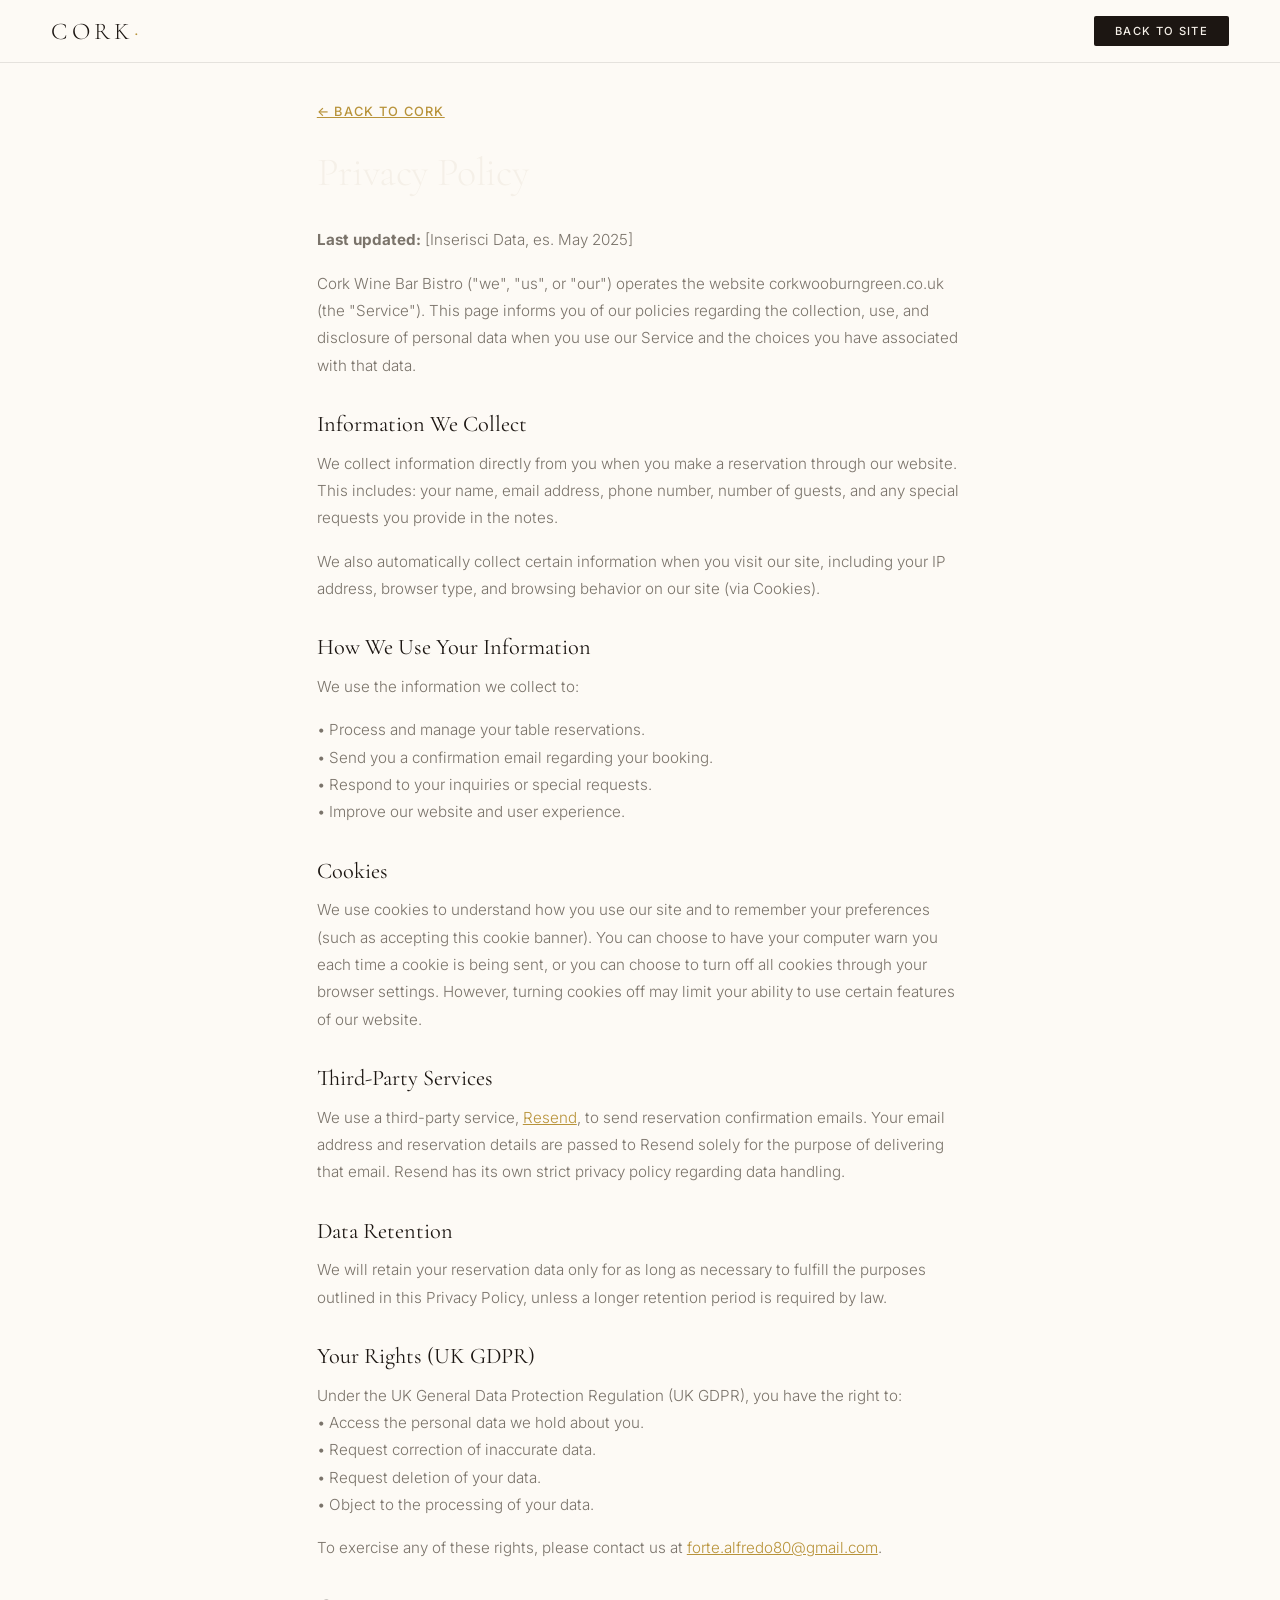
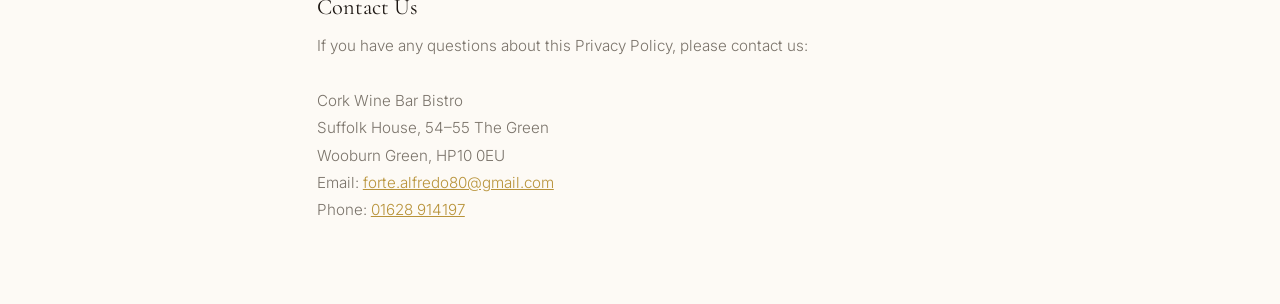
<file: privacy-policy.html>
<!DOCTYPE html>
<html lang="en-GB">

<head>
    <meta charset="UTF-8">
    <meta name="viewport" content="width=device-width, initial-scale=1.0">
    <title>Privacy Policy · Cork Wine Bar Bistro</title>
    <link rel="preconnect" href="https://fonts.googleapis.com">
    <link
        href="https://fonts.googleapis.com/css2?family=Cormorant+Garamond:wght@300;400&family=Inter:wght@300;400;500&display=swap"
        rel="stylesheet">
    <link rel="stylesheet" href="style.css">
    <link rel="icon" type="image/png" href="favicon.png">
    <style>
        body {
            padding-top: 100px;
            padding-bottom: 4rem;
        }

        .policy-container {
            max-width: 800px;
            margin: 0 auto;
        }

        .policy-container h1 {
            font-family: var(--fd);
            font-size: 2.5rem;
            font-weight: 300;
            margin-bottom: 2rem;
        }

        .policy-container h2 {
            font-family: var(--fd);
            font-size: 1.4rem;
            font-weight: 400;
            margin-top: 2rem;
            margin-bottom: 0.8rem;
        }

        .policy-container p {
            color: var(--stone);
            line-height: 1.8;
            font-weight: 300;
            margin-bottom: 1rem;
            font-size: 0.95rem;
        }

        .policy-container a {
            color: var(--gold);
            text-decoration: underline;
        }

        .back-link {
            display: inline-flex;
            align-items: center;
            gap: 0.5rem;
            color: var(--gold);
            text-decoration: none;
            font-size: 0.8rem;
            letter-spacing: 0.1em;
            text-transform: uppercase;
            margin-bottom: 2rem;
            font-weight: 500;
        }

        .back-link:hover {
            text-decoration: underline;
        }
    </style>
</head>

<body>

    <nav>
        <a href="index.html" class="logo">CORK<em>·</em></a>
        <a href="index.html" class="nav-book" style="margin-left:auto;">Back to Site</a>
    </nav>

    <div class="policy-container" style="padding: 0 6%;">
        <a href="index.html" class="back-link">← Back to Cork</a>

        <h1>Privacy Policy</h1>
        <p><strong>Last updated:</strong> [Inserisci Data, es. May 2025]</p>

        <p>Cork Wine Bar Bistro ("we", "us", or "our") operates the website corkwooburngreen.co.uk (the "Service"). This
            page informs you of our policies regarding the collection, use, and disclosure of personal data when you use
            our Service and the choices you have associated with that data.</p>

        <h2>Information We Collect</h2>
        <p>We collect information directly from you when you make a reservation through our website. This includes: your
            name, email address, phone number, number of guests, and any special requests you provide in the notes.</p>
        <p>We also automatically collect certain information when you visit our site, including your IP address, browser
            type, and browsing behavior on our site (via Cookies).</p>

        <h2>How We Use Your Information</h2>
        <p>We use the information we collect to:</p>
        <p>• Process and manage your table reservations.<br>• Send you a confirmation email regarding your booking.<br>•
            Respond to your inquiries or special requests.<br>• Improve our website and user experience.</p>

        <h2>Cookies</h2>
        <p>We use cookies to understand how you use our site and to remember your preferences (such as accepting this
            cookie banner). You can choose to have your computer warn you each time a cookie is being sent, or you can
            choose to turn off all cookies through your browser settings. However, turning cookies off may limit your
            ability to use certain features of our website.</p>

        <h2>Third-Party Services</h2>
        <p>We use a third-party service, <a href="https://resend.com" target="_blank">Resend</a>, to send reservation
            confirmation emails. Your email address and reservation details are passed to Resend solely for the purpose
            of delivering that email. Resend has its own strict privacy policy regarding data handling.</p>

        <h2>Data Retention</h2>
        <p>We will retain your reservation data only for as long as necessary to fulfill the purposes outlined in this
            Privacy Policy, unless a longer retention period is required by law.</p>

        <h2>Your Rights (UK GDPR)</h2>
        <p>Under the UK General Data Protection Regulation (UK GDPR), you have the right to:<br>• Access the personal
            data we hold about you.<br>• Request correction of inaccurate data.<br>• Request deletion of your data.<br>•
            Object to the processing of your data.</p>
        <p>To exercise any of these rights, please contact us at <a
                href="mailto:forte.alfredo80@gmail.com">forte.alfredo80@gmail.com</a>.</p>

        <h2>Contact Us</h2>
        <p>If you have any questions about this Privacy Policy, please contact us:<br><br>
            Cork Wine Bar Bistro<br>
            Suffolk House, 54–55 The Green<br>
            Wooburn Green, HP10 0EU<br>
            Email: <a href="mailto:forte.alfredo80@gmail.com">forte.alfredo80@gmail.com</a><br>
            Phone: <a href="tel:+441628914197">01628 914197</a></p>
    </div>

</body>

</html>
</file>
<file: style.css>
*,
*::before,
*::after {
    box-sizing: border-box;
    margin: 0;
    padding: 0
}

:root {
    --ink: #1C1612;
    --cream: #F5F0E8;
    --warm: #FDFAF5;
    --gold: #B8933A;
    --gold-l: #D4AD60;
    --wine: #8E2F45;
    --wine-deep: #6B1D2F;
    --clay: #8B4E2A;
    --bottle: #2A3D2E;
    --stone: #7A736A;
    --bw: rgba(28, 22, 18, 0.1);
    --fd: 'Cormorant Garamond', serif;
    --fb: 'Inter', sans-serif;
}

html {
    scroll-behavior: smooth
}

:focus-visible {
    outline: 3px solid var(--gold);
    outline-offset: 2px
}

/* Skip link: visibile solo alla tastiera */
.skip {
    position: absolute;
    left: 12px;
    top: -70px;
    z-index: 200;
    background: var(--ink);
    color: var(--cream);
    font-size: 14px;
    font-weight: 600;
    padding: 11px 18px;
    border-radius: 10px;
    text-decoration: none;
}

.skip:focus {
    top: 12px
}

@media (prefers-reduced-motion: reduce) {
    html {
        scroll-behavior: auto
    }

    .reveal {
        opacity: 1;
        transform: none;
        transition: none
    }
}

body {
    background: var(--warm);
    color: var(--ink);
    font-family: var(--fb);
    overflow-x: hidden;
    font-size: 16px;
}

::selection {
    background: var(--wine-deep);
    color: var(--cream);
}

/* Animazioni on-scroll */
.reveal {
    opacity: 0;
    transform: translateY(30px);
    transition: opacity 0.8s ease-out, transform 0.8s ease-out;
}

.reveal.visible {
    opacity: 1;
    transform: translateY(0);
}

.reveal.delay-1 {
    transition-delay: 0.15s;
}

.reveal.delay-2 {
    transition-delay: 0.3s;
}

/* Ken Burns effect sulle immagini */
@keyframes kenburns {
    0% {
        transform: scale(1) translate(0, 0);
    }

    100% {
        transform: scale(1.08) translate(-2%, -2%);
    }
}

/* NAV */
nav {
    position: fixed;
    top: 0;
    left: 0;
    right: 0;
    z-index: 100;
    padding: 1rem 4%;
    display: flex;
    align-items: center;
    justify-content: space-between;
    background: rgba(253, 250, 245, 0.94);
    backdrop-filter: blur(14px);
    border-bottom: 1px solid var(--bw);
}

.logo {
    font-family: var(--fd);
    font-size: 1.5rem;
    font-weight: 300;
    letter-spacing: .18em;
    color: var(--ink);
    text-decoration: none;
}

.logo em {
    font-style: normal;
    color: var(--gold);
}

.nav-links {
    display: flex;
    gap: 1.8rem;
    list-style: none;
    align-items: center;
}

.nav-links a {
    font-size: .7rem;
    font-weight: 500;
    letter-spacing: .16em;
    text-transform: uppercase;
    text-decoration: none;
    color: var(--stone);
    transition: color .2s;
}

.nav-links a:hover {
    color: var(--ink);
}

/* Indicatore Open/Closed dinamico */
.open-status {
    display: inline-flex;
    align-items: center;
    gap: 0.4rem;
    font-size: 0.65rem;
    letter-spacing: 0.14em;
    text-transform: uppercase;
    padding: 0.35rem 0.75rem;
    border-radius: 20px;
    background: rgba(42, 61, 46, 0.08);
    font-weight: 500;
}

.open-status.open {
    background: rgba(42, 61, 46, 0.1);
    color: var(--bottle);
}

.open-status.closed {
    background: rgba(139, 78, 42, 0.08);
    color: var(--clay);
}

.status-dot {
    width: 7px;
    height: 7px;
    border-radius: 50%;
    background: var(--clay);
}

.open-status.open .status-dot {
    background: var(--bottle);
    animation: pulse 2s infinite;
}

@keyframes pulse {

    0%,
    100% {
        box-shadow: 0 0 0 0 rgba(42, 61, 46, 0.4);
    }

    50% {
        box-shadow: 0 0 0 5px rgba(42, 61, 46, 0);
    }
}

.nav-book {
    background: var(--ink);
    color: var(--cream);
    padding: .5rem 1.3rem;
    font-family: var(--fb);
    font-size: .7rem;
    font-weight: 500;
    letter-spacing: .12em;
    text-transform: uppercase;
    border: none;
    cursor: pointer;
    text-decoration: none;
    border-radius: 2px;
    transition: background .2s;
    margin-left: 1rem;
}

.nav-book:hover {
    background: var(--clay);
}

/* HERO */
#hero {
    min-height: 100vh;
    background: var(--ink);
    display: grid;
    grid-template-columns: 1fr 1fr;
    position: relative;
    overflow: hidden;
    padding-top: 68px;
}

.hero-left {
    display: flex;
    flex-direction: column;
    padding: 4rem 5% 3rem 6%;
    position: relative;
    z-index: 2;
    min-height: calc(100vh - 68px);
}

.hero-tag {
    font-size: .65rem;
    letter-spacing: .26em;
    text-transform: uppercase;
    color: var(--gold);
    margin-bottom: 1.8rem;
    display: flex;
    align-items: center;
    gap: .8rem;
}

.hero-tag::before {
    content: '';
    display: block;
    width: 28px;
    height: 1px;
    background: var(--gold);
}

h1 {
    font-family: var(--fd);
    font-size: clamp(2.8rem, 5vw, 4.8rem);
    font-weight: 300;
    line-height: 1.08;
    color: var(--cream);
    letter-spacing: -.01em;
    margin-bottom: 1.4rem;
    text-wrap: balance;
}

h1 em {
    font-style: italic;
    color: var(--gold-l);
}

.hero-copy {
    font-size: .9rem;
    line-height: 1.85;
    color: rgba(245, 240, 232, .55);
    font-weight: 300;
    max-width: 360px;
    margin-bottom: 2.5rem;
}

.hero-btns {
    display: flex;
    gap: 1rem;
    align-items: center;
    flex-wrap: wrap;
}

.btn-gold {
    background: var(--gold);
    color: var(--ink);
    padding: .8rem 1.8rem;
    font-family: var(--fb);
    font-size: .76rem;
    font-weight: 500;
    letter-spacing: .1em;
    text-transform: uppercase;
    border: none;
    cursor: pointer;
    text-decoration: none;
    border-radius: 2px;
    transition: background .2s, transform .15s;
    display: inline-block;
}

.btn-gold:hover {
    background: var(--gold-l);
    transform: translateY(-1px);
}

.btn-ghost {
    font-size: .76rem;
    font-weight: 400;
    color: rgba(245, 240, 232, .55);
    text-decoration: none;
    letter-spacing: .08em;
    border-bottom: 1px solid rgba(245, 240, 232, .2);
    padding-bottom: 2px;
    transition: color .2s, border-color .2s;
}

.btn-ghost:hover {
    color: var(--cream);
    border-color: var(--cream);
}

.hero-quick {
    margin-top: auto;
    padding-top: 2rem;
    display: flex;
    gap: 2.5rem;
    border-top: 1px solid rgba(245, 240, 232, .08);
    flex-wrap: wrap;
}

.hq-item label {
    display: block;
    font-size: .58rem;
    letter-spacing: .2em;
    text-transform: uppercase;
    color: rgba(245, 240, 232, .3);
    margin-bottom: .2rem;
}

.hq-item span,
.hq-item a {
    font-size: .8rem;
    color: rgba(245, 240, 232, .65);
    font-weight: 300;
    text-decoration: none;
}

.hq-item a:hover {
    color: var(--gold);
}

.hero-right {
    position: relative;
    display: flex;
    align-items: center;
    justify-content: center;
    background: #0f0b08;
    overflow: hidden;
}

.hero-right::before {
    content: '';
    position: absolute;
    inset: 0;
    background: radial-gradient(ellipse at 40% 55%, rgba(184, 147, 58, .07) 0%, transparent 65%);
    z-index: 2;
    pointer-events: none;
}

/* CAROUSEL */
.carousel {
    position: relative;
    width: 100%;
    height: 100%;
    display: flex;
    align-items: center;
    justify-content: center;
}

.carousel-track-container {
    width: 100%;
    height: 100%;
    position: relative;
    overflow: hidden;
}

.carousel-slide {
    position: absolute;
    top: 0;
    left: 0;
    width: 100%;
    height: 100%;
    opacity: 0;
    transition: opacity 0.8s ease-in-out;
    display: flex;
    align-items: center;
    justify-content: center;
}

.carousel-slide.current-slide {
    opacity: 1;
    z-index: 1;
}

.carousel-slide img {
    width: 100%;
    height: 100%;
    object-fit: cover;
    animation: kenburns 12s infinite alternate;
}

.carousel-btn {
    position: absolute;
    top: 50%;
    transform: translateY(-50%);
    background: rgba(28, 22, 18, 0.6);
    border: 1px solid rgba(184, 147, 58, 0.3);
    color: var(--cream);
    font-size: 1.2rem;
    padding: 0.6rem 0.9rem;
    cursor: pointer;
    z-index: 10;
    border-radius: 2px;
    transition: background 0.2s, border-color 0.2s;
}

.carousel-btn:hover {
    background: var(--gold);
    color: var(--ink);
    border-color: var(--gold);
}

.carousel-btn.prev {
    left: 1rem;
}

.carousel-btn.next {
    right: 1rem;
}

.carousel-nav {
    position: absolute;
    bottom: 2rem;
    display: flex;
    gap: 0.5rem;
    z-index: 10;
}

.carousel-indicator {
    border: none;
    width: 8px;
    height: 8px;
    border-radius: 50%;
    background: rgba(245, 240, 232, 0.3);
    cursor: pointer;
    transition: background 0.2s, width 0.2s;
}

.carousel-indicator.active {
    background: var(--gold);
    width: 24px;
    border-radius: 4px;
}

/* SECTION BASE */
section {
    padding: 6rem 6%;
}

.s-label {
    font-size: .63rem;
    letter-spacing: .24em;
    text-transform: uppercase;
    color: var(--gold);
    margin-bottom: .8rem;
    display: flex;
    align-items: center;
    gap: .7rem;
}

.s-label::before {
    content: '';
    display: block;
    width: 20px;
    height: 1px;
    background: var(--gold);
}

h2 {
    font-family: var(--fd);
    font-size: clamp(1.8rem, 3.5vw, 2.8rem);
    font-weight: 300;
    line-height: 1.15;
    color: var(--ink);
    text-wrap: balance;
    margin-bottom: 1.2rem;
}

h2 em {
    font-style: italic;
}

/* ABOUT */
#about {
    background: var(--cream);
}

.about-grid {
    display: grid;
    grid-template-columns: 1fr 1fr;
    gap: 6rem;
    align-items: center;
    max-width: 1100px;
    margin: 0 auto;
}

.about-vis {
    aspect-ratio: 3/4;
    background: var(--ink);
    border-radius: 3px;
    display: flex;
    align-items: center;
    justify-content: center;
    overflow: hidden;
    position: relative;
}

.about-copy p {
    font-size: .93rem;
    line-height: 1.9;
    color: var(--stone);
    font-weight: 300;
    margin-bottom: 1rem;
}

.italian-note {
    display: inline-flex;
    align-items: center;
    gap: .5rem;
    font-size: .68rem;
    letter-spacing: .12em;
    text-transform: uppercase;
    color: var(--gold);
    border: 1px solid rgba(184, 147, 58, .3);
    padding: .4rem .8rem;
    border-radius: 2px;
    margin-top: .5rem;
}

/* CHEESE BOARD - NUOVA SEZIONE */
#cheese {
    background: var(--warm);
    position: relative;
    overflow: hidden;
}

#cheese::before {
    content: '';
    position: absolute;
    inset: 0;
    background-image: url("data:image/svg+xml,%3Csvg width='60' height='60' viewBox='0 0 60 60' xmlns='http://www.w3.org/2000/svg'%3E%3Cg fill='none' fill-rule='evenodd'%3E%3Cg fill='%23B8933A' fill-opacity='0.04'%3E%3Cpath d='M36 34v-4h-2v4h-4v2h4v4h2v-4h4v-2h-4zm0-30V0h-2v4h-4v2h4v4h2V6h4V4h-4zM6 34v-4H4v4H0v2h4v4h2v-4h4v-2H6zM6 4V0H4v4H0v2h4v4h2V6h4V4H6z'/%3E%3C/g%3E%3C/g%3E%3C/svg%3E");
    opacity: 0.3;
    pointer-events: none;
}

.cheese-intro {
    max-width: 600px;
    margin: 0 auto 3rem;
    text-align: center;
}

.cheese-intro h2 em {
    color: var(--clay);
}

.cheese-intro p {
    color: var(--stone);
    font-size: 0.95rem;
    line-height: 1.8;
    font-weight: 300;
    margin-top: 1rem;
}

.cheese-filter {
    display: flex;
    gap: 0.5rem;
    justify-content: center;
    margin-bottom: 2.5rem;
    flex-wrap: wrap;
}

.cheese-filter button {
    background: transparent;
    border: 1px solid var(--bw);
    padding: 0.5rem 1.2rem;
    font-family: var(--fb);
    font-size: 0.7rem;
    letter-spacing: 0.12em;
    text-transform: uppercase;
    cursor: pointer;
    color: var(--stone);
    transition: all 0.2s;
    border-radius: 20px;
    font-weight: 500;
}

.cheese-filter button.active,
.cheese-filter button:hover {
    background: var(--ink);
    color: var(--cream);
    border-color: var(--ink);
}

.cheese-grid {
    display: grid;
    grid-template-columns: repeat(3, 1fr);
    gap: 1.5rem;
    max-width: 1100px;
    margin: 0 auto;
}

.cheese-card {
    background: white;
    padding: 1.5rem;
    border-radius: 4px;
    border: 1px solid var(--bw);
    transition: all 0.3s ease;
    cursor: pointer;
    position: relative;
    overflow: hidden;
}

.cheese-card::before {
    content: '';
    position: absolute;
    top: 0;
    left: 0;
    width: 3px;
    height: 0;
    background: var(--gold);
    transition: height 0.4s ease;
}

.cheese-card:hover {
    transform: translateY(-4px);
    box-shadow: 0 12px 40px -12px rgba(28, 22, 18, 0.15);
    border-color: var(--gold-l);
}

.cheese-card:hover::before {
    height: 100%;
}

.cheese-card.hidden {
    display: none;
}

.cheese-name {
    font-family: var(--fd);
    font-size: 1.25rem;
    color: var(--ink);
    margin-bottom: 0.3rem;
    font-weight: 400;
}

.cheese-tag {
    font-size: 0.62rem;
    letter-spacing: 0.14em;
    text-transform: uppercase;
    color: var(--gold);
    margin-bottom: 0.6rem;
    display: inline-block;
    font-weight: 500;
}

.cheese-desc {
    font-size: 0.82rem;
    color: var(--stone);
    line-height: 1.6;
    font-weight: 300;
}

/* MENU */
#menu {
    background: var(--ink);
    padding: 6rem 6%;
}

#menu h2 {
    color: var(--cream);
}

.menu-nav {
    display: flex;
    gap: 0;
    border-bottom: 1px solid rgba(245, 240, 232, .08);
    margin: 2rem 0 0;
    flex-wrap: wrap;
}

.mtab {
    background: none;
    border: none;
    color: rgba(245, 240, 232, .4);
    font-family: var(--fb);
    font-size: .68rem;
    font-weight: 500;
    letter-spacing: .16em;
    text-transform: uppercase;
    padding: .7rem 1.2rem;
    cursor: pointer;
    border-bottom: 1px solid transparent;
    margin-bottom: -1px;
    transition: color .2s;
}

.mtab.active {
    color: var(--gold);
    border-bottom-color: var(--gold);
}

.mtab:hover:not(.active) {
    color: rgba(245, 240, 232, .75);
}

/* DIETARY FILTER */
.dietary-filter {
    display: flex;
    align-items: center;
    gap: 0.5rem;
    margin: 1.5rem 0;
    flex-wrap: wrap;
    padding: 0.5rem 0;
    border-top: 1px solid rgba(245, 240, 232, .08);
    border-bottom: 1px solid rgba(245, 240, 232, .08);
}

.df-btn {
    background: transparent;
    border: 1px solid rgba(245, 240, 232, .15);
    padding: 0.45rem 1rem;
    font-family: var(--fb);
    font-size: 0.65rem;
    letter-spacing: 0.1em;
    text-transform: uppercase;
    cursor: pointer;
    color: rgba(245, 240, 232, .5);
    transition: all 0.2s;
    border-radius: 20px;
    font-weight: 500;
    display: inline-flex;
    align-items: center;
    gap: 0.4rem;
}

.df-btn:hover,
.df-btn.active {
    background: var(--gold);
    color: var(--ink);
    border-color: var(--gold);
}

.df-btn:focus {
    outline: 2px solid var(--gold);
    outline-offset: 2px;
}

.food-item.hidden,
.olives-row.hidden {
    display: none !important;
}

.mpanel .hidden {
    display: none !important;
}

.mpanel .food-item,
.mpanel .olives-row {
    transition: opacity 0.2s, transform 0.2s;
}

.mpanel .food-item:not(.hidden),
.mpanel .olives-row:not(.hidden) {
    animation: fadeIn 0.3s ease-out;
}

/* DIETARY TAGS on menu items */
.dietary-tag {
    animation: popIn 0.3s ease-out;
}

@keyframes popIn {
    from {
        opacity: 0;
        transform: scale(0.9);
    }

    to {
        opacity: 1;
        transform: scale(1);
    }
}

.mpanel {
    display: none;
    padding-top: 2rem;
}

.mpanel.active {
    display: block;
    animation: fadeIn 0.4s ease-out;
}

@keyframes fadeIn {
    from {
        opacity: 0;
        transform: translateY(10px);
    }

    to {
        opacity: 1;
        transform: translateY(0);
    }
}

/* Wine & drinks grid */
.wine-cols {
    display: grid;
    grid-template-columns: 1fr 1fr;
    gap: 3rem;
}

.wcol-title {
    font-family: var(--fd);
    font-size: 1.3rem;
    font-weight: 300;
    color: var(--cream);
    border-bottom: 1px solid rgba(245, 240, 232, .1);
    border-left: 3px solid var(--wine);
    padding-bottom: .6rem;
    padding-left: .7rem;
    margin-bottom: .2rem;
    display: flex;
    justify-content: space-between;
    align-items: baseline;
}

.wcol-sub {
    display: flex;
    justify-content: end;
    font-size: .6rem;
    color: rgba(245, 240, 232, .3);
    letter-spacing: .14em;
    text-transform: uppercase;
    padding: .3rem 0;
}

.wcol-sub span {
    width: 48px;
    text-align: right;
}

.wine-rows {
    margin-top: .2rem;
}

.wr {
    display: grid;
    grid-template-columns: 1fr 48px 48px 48px;
    align-items: baseline;
    padding: .5rem 0;
    border-bottom: 1px solid rgba(245, 240, 232, .04);
}

.wr:hover {
    background: rgba(245, 240, 232, 0.02);
    padding-left: 0.5rem;
    padding-right: 0.5rem;
}

.wname {
    font-size: .88rem;
    color: var(--cream);
    font-weight: 300;
}

.wprices {
    display: contents;
    font-size: .78rem;
    color: rgba(245, 240, 232, .45);
    font-weight: 300;
    white-space: nowrap;
}

.wprices span {
    width: 48px;
    text-align: right;
}

.wprices span.gold {
    color: var(--gold);
}

/* Spirits grid */
.spirits-grid {
    display: grid;
    grid-template-columns: 1fr 1fr;
    gap: 3rem;
}

.sg-title {
    font-family: var(--fd);
    font-size: 1.2rem;
    font-weight: 300;
    color: var(--cream);
    border-bottom: 1px solid rgba(245, 240, 232, .1);
    padding-bottom: .5rem;
    margin-bottom: .2rem;
    display: flex;
    justify-content: space-between;
    align-items: baseline;
}

.sg-size {
    font-size: .6rem;
    color: rgba(245, 240, 232, .3);
    letter-spacing: .1em;
    text-transform: uppercase;
}

.sg-item {
    display: flex;
    justify-content: space-between;
    align-items: baseline;
    padding: .4rem 0;
    border-bottom: 1px solid rgba(245, 240, 232, .04);
    transition: background 0.2s;
}

.sg-item:hover {
    background: rgba(245, 240, 232, 0.02);
    padding-left: 0.5rem;
    padding-right: 0.5rem;
}

.sg-name {
    font-size: .85rem;
    color: rgba(245, 240, 232, .8);
    font-weight: 300;
}

.sg-price {
    font-size: .82rem;
    color: var(--gold);
    font-family: var(--fd);
    font-weight: 300;
}

.grappa-cat {
    font-size: .6rem;
    letter-spacing: .14em;
    text-transform: uppercase;
    color: rgba(245, 240, 232, .25);
    padding: .6rem 0 .2rem;
    display: block;
}

/* Food menu */
.food-grid {
    display: grid;
    grid-template-columns: 1fr 1fr;
    gap: 4rem;
}

.food-section-title {
    font-family: var(--fd);
    font-size: 1.8rem;
    font-weight: 300;
    color: var(--cream);
    margin-bottom: 1.2rem;
    font-style: italic;
}

.food-item {
    padding: 1rem 0;
    border-bottom: 1px solid rgba(245, 240, 232, .06);
    transition: transform 0.2s;
}

.food-item:hover {
    transform: translateX(4px);
}

.food-item:last-child {
    border-bottom: none;
}

.fi-head {
    display: flex;
    justify-content: space-between;
    align-items: baseline;
    margin-bottom: .25rem;
    gap: 1rem;
}

.fi-name {
    font-family: var(--fd);
    font-size: 1.05rem;
    font-weight: 400;
    color: var(--cream);
}

.fi-price {
    font-family: var(--fd);
    font-size: .95rem;
    color: var(--gold);
    white-space: nowrap;
    font-weight: 300;
}

.fi-desc {
    font-size: .78rem;
    color: rgba(245, 240, 232, .38);
    line-height: 1.55;
    font-weight: 300;
}

.fi-note {
    font-size: .72rem;
    color: rgba(184, 147, 58, .6);
    font-style: italic;
    margin-top: .2rem;
}

.olives-row {
    display: flex;
    justify-content: space-between;
    align-items: baseline;
    padding: .5rem 0;
    border-bottom: 1px solid rgba(245, 240, 232, .05);
}

.olives-name {
    font-size: .88rem;
    color: rgba(245, 240, 232, .75);
    font-weight: 300;
}

.olives-section {
    margin-top: 2rem;
}

.olives-title {
    font-family: var(--fd);
    font-size: 1.8rem;
    font-weight: 300;
    color: var(--cream);
    margin-bottom: .3rem;
    font-style: italic;
    display: flex;
    justify-content: space-between;
    align-items: baseline;
}

.til {
    font-size: .68rem;
    color: rgba(245, 240, 232, .3);
    letter-spacing: .08em;
    font-style: normal;
    font-family: var(--fb);
}

/* BEER SECTION - NUOVA */
.beer-grid {
    display: grid;
    grid-template-columns: repeat(2, 1fr);
    gap: 1rem;
    margin-top: 1.5rem;
}

.beer-card {
    background: rgba(245, 240, 232, 0.03);
    border: 1px solid rgba(245, 240, 232, 0.08);
    padding: 1rem 1.2rem;
    border-radius: 3px;
    transition: all 0.2s;
}

.beer-card:hover {
    border-color: var(--gold);
    background: rgba(184, 147, 58, 0.04);
}

.beer-name {
    font-family: var(--fd);
    color: var(--cream);
    font-size: 1.05rem;
    margin-bottom: 0.2rem;
}

.beer-style {
    font-size: 0.68rem;
    color: var(--gold);
    letter-spacing: 0.12em;
    text-transform: uppercase;
    margin-bottom: 0.4rem;
}

.beer-abv {
    font-size: 0.78rem;
    color: rgba(245, 240, 232, 0.5);
    font-weight: 300;
}

.beer-price {
    font-family: var(--fd);
    color: var(--gold);
    font-size: 0.95rem;
}

/* EVENTS - NUOVA SEZIONE */
#events {
    background: linear-gradient(135deg, #0f0b08 0%, #1C1612 100%);
    padding: 6rem 6%;
    position: relative;
    overflow: hidden;
}

#events::before {
    content: '';
    position: absolute;
    top: -50%;
    right: -10%;
    width: 500px;
    height: 500px;
    background: radial-gradient(circle, rgba(184, 147, 58, 0.08) 0%, transparent 70%);
    border-radius: 50%;
    pointer-events: none;
}

#events h2 {
    color: var(--cream);
    position: relative;
    z-index: 1;
}

#events .s-label {
    position: relative;
    z-index: 1;
}

.events-intro {
    max-width: 600px;
    color: rgba(245, 240, 232, 0.6);
    font-size: 0.95rem;
    line-height: 1.8;
    font-weight: 300;
    margin-bottom: 3rem;
    position: relative;
    z-index: 1;
}

.events-grid {
    display: grid;
    grid-template-columns: repeat(3, 1fr);
    gap: 1.5rem;
    max-width: 1100px;
    margin: 0 auto;
    position: relative;
    z-index: 1;
}

.event-card {
    background: rgba(245, 240, 232, 0.03);
    border: 1px solid rgba(245, 240, 232, 0.08);
    padding: 2rem 1.5rem;
    border-radius: 4px;
    transition: all 0.3s ease;
    position: relative;
    overflow: hidden;
}

.event-card::before {
    content: '';
    position: absolute;
    top: 0;
    left: 0;
    right: 0;
    height: 3px;
    background: linear-gradient(90deg, var(--gold) 0%, var(--gold-l) 100%);
    transform: scaleX(0);
    transform-origin: left;
    transition: transform 0.4s ease;
}

.event-card:hover {
    background: rgba(245, 240, 232, 0.06);
    border-color: var(--gold);
    transform: translateY(-4px);
}

.event-card:hover::before {
    transform: scaleX(1);
}

.event-date {
    font-size: 0.62rem;
    letter-spacing: 0.18em;
    text-transform: uppercase;
    color: var(--gold);
    margin-bottom: 0.8rem;
    font-weight: 500;
}

.event-title {
    font-family: var(--fd);
    font-size: 1.4rem;
    color: var(--cream);
    margin-bottom: 0.6rem;
    font-weight: 400;
    line-height: 1.3;
}

.event-desc {
    font-size: 0.82rem;
    color: rgba(245, 240, 232, 0.55);
    line-height: 1.7;
    font-weight: 300;
    margin-bottom: 1.2rem;
}

.event-cta {
    font-size: 0.7rem;
    letter-spacing: 0.12em;
    text-transform: uppercase;
    color: var(--gold);
    text-decoration: none;
    border-bottom: 1px solid transparent;
    transition: border-color 0.2s;
    font-weight: 500;
}

.event-cta:hover {
    border-bottom-color: var(--gold);
}

/* BOOK */
#book {
    background: var(--warm);
}

.book-grid {
    display: grid;
    grid-template-columns: 1fr 1fr;
    gap: 6rem;
    max-width: 1100px;
    margin: 0 auto;
    align-items: start;
}

.fg {
    display: flex;
    flex-direction: column;
    gap: .35rem;
}

.fg label {
    font-size: .62rem;
    letter-spacing: .16em;
    text-transform: uppercase;
    color: var(--clay);
    font-weight: 500;
}

.fg input,
.fg select,
.fg textarea {
    border: 1px solid rgba(28, 22, 18, .12);
    background: white;
    padding: .7rem .9rem;
    font-family: var(--fb);
    font-size: .88rem;
    color: var(--ink);
    border-radius: 2px;
    outline: none;
    width: 100%;
    transition: border-color .2s;
}

.fg input:focus,
.fg select:focus,
.fg textarea:focus {
    border-color: var(--gold);
}

.fg textarea {
    min-height: 90px;
    resize: vertical;
}

.form-row {
    display: grid;
    grid-template-columns: 1fr 1fr;
    gap: 1rem;
}

.book-form {
    display: grid;
    gap: 1rem;
}

.info-row {
    display: flex;
    gap: .9rem;
    margin-bottom: 1.3rem;
    align-items: start;
}

.info-icon {
    width: 34px;
    height: 34px;
    flex-shrink: 0;
    background: rgba(184, 147, 58, .08);
    border-radius: 2px;
    display: flex;
    align-items: center;
    justify-content: center;
    font-size: .9rem;
}

.info-label {
    font-size: .58rem;
    letter-spacing: .16em;
    text-transform: uppercase;
    color: var(--gold);
    font-weight: 500;
    margin-bottom: .2rem;
}

.info-val {
    font-size: .83rem;
    color: var(--stone);
    font-weight: 300;
    line-height: 1.6;
}

.info-val a {
    color: var(--ink);
    text-decoration: none;
}

.info-val a:hover {
    color: var(--gold);
}

hr.div {
    border: none;
    border-top: 1px solid var(--bw);
    margin: 1.8rem 0;
}

.booking-feedback {
    padding: 1rem;
    background: #EBF3EC;
    color: #2A3D2E;
    border: 1px solid #C4D7C7;
    border-radius: 2px;
    font-size: .85rem;
    margin-bottom: 1rem;
    display: none;
}

/* PRIVATE EVENTS - NUOVA SEZIONE */
#private {
    background: var(--cream);
    padding: 6rem 6%;
    position: relative;
}

.private-grid {
    display: grid;
    grid-template-columns: 1fr 1.2fr;
    gap: 5rem;
    max-width: 1100px;
    margin: 0 auto;
    align-items: center;
}

.private-visual {
    aspect-ratio: 4/5;
    background: var(--ink);
    border-radius: 4px;
    overflow: hidden;
    position: relative;
}

.private-visual img {
    width: 100%;
    height: 100%;
    object-fit: cover;
    transition: transform 8s ease;
}

.private-visual:hover img {
    transform: scale(1.08);
}

.private-copy h2 {
    margin-bottom: 1.2rem;
}

.private-copy p {
    font-size: 0.93rem;
    line-height: 1.9;
    color: var(--stone);
    font-weight: 300;
    margin-bottom: 1rem;
}

.private-features {
    list-style: none;
    margin: 2rem 0;
}

.private-features li {
    padding: 0.8rem 0;
    border-bottom: 1px solid var(--bw);
    font-size: 0.88rem;
    color: var(--ink);
    display: flex;
    align-items: center;
    gap: 0.8rem;
}

.private-features li::before {
    content: '✦';
    color: var(--gold);
    font-size: 0.9rem;
}

/* FIND */
#find {
    background: var(--ink);
    padding: 6rem 6%;
}

#find h2 {
    color: var(--cream);
}

.find-grid {
    display: grid;
    grid-template-columns: repeat(3, 1fr);
    gap: 3rem;
    max-width: 900px;
    margin-top: 2.5rem;
}

.fc h4 {
    font-family: var(--fd);
    font-size: 1.1rem;
    font-weight: 400;
    color: var(--cream);
    margin-bottom: .8rem;
}

.fc p,
.fc a {
    font-size: .83rem;
    color: rgba(245, 240, 232, .42);
    line-height: 1.75;
    font-weight: 300;
    text-decoration: none;
    display: block;
}

.fc a:hover {
    color: var(--gold);
}

.find-cta {
    display: inline-flex;
    align-items: center;
    gap: .4rem;
    margin-top: .8rem;
    font-size: .65rem;
    letter-spacing: .14em;
    text-transform: uppercase;
    color: var(--gold);
    text-decoration: none;
    border-bottom: 1px solid transparent;
    padding-bottom: 1px;
    transition: border-color .2s;
}

.find-cta:hover {
    border-bottom-color: var(--gold);
}

.map-container {
    margin-top: 2rem;
    width: 100%;
    height: 280px;
    border-radius: 3px;
    overflow: hidden;
    border: 1px solid rgba(245, 240, 232, .1);
}

.map-container iframe {
    width: 100%;
    height: 100%;
    border: 0;
}

/* INSTAGRAM FEED */
#insta {
    background: var(--warm);
    padding: 5rem 6%;
    text-align: center;
}

.insta-grid {
    display: grid;
    grid-template-columns: repeat(6, 1fr);
    gap: 0.5rem;
    margin-top: 2.5rem;
}

.insta-item {
    aspect-ratio: 1;
    overflow: hidden;
    border-radius: 3px;
    position: relative;
    cursor: pointer;
}

.insta-item img {
    width: 100%;
    height: 100%;
    object-fit: cover;
    transition: transform 0.4s ease;
}

.insta-item::after {
    content: '📷';
    position: absolute;
    inset: 0;
    background: rgba(28, 22, 18, 0.6);
    display: flex;
    align-items: center;
    justify-content: center;
    opacity: 0;
    transition: opacity 0.3s;
    font-size: 1.5rem;
}

.insta-item:hover img {
    transform: scale(1.1);
}

.insta-item:hover::after {
    opacity: 1;
}

/* NEWSLETTER */
#newsletter {
    background: var(--ink);
    padding: 4rem 6%;
    text-align: center;
}

#newsletter h2 {
    color: var(--cream);
}

#newsletter p {
    color: rgba(245, 240, 232, 0.6);
    font-size: 0.9rem;
    line-height: 1.7;
    margin-bottom: 2rem;
    font-weight: 300;
    max-width: 500px;
    margin-left: auto;
    margin-right: auto;
}

.newsletter-form {
    display: flex;
    gap: 0.5rem;
    max-width: 450px;
    margin: 0 auto;
    flex-wrap: wrap;
}

.newsletter-form input {
    flex: 1;
    min-width: 200px;
    padding: 0.85rem 1.2rem;
    border: 1px solid rgba(245, 240, 232, 0.15);
    background: rgba(245, 240, 232, 0.04);
    color: var(--cream);
    font-family: var(--fb);
    font-size: 0.88rem;
    border-radius: 2px;
    outline: none;
    transition: border-color 0.2s;
}

.newsletter-form input:focus {
    border-color: var(--gold);
}

.newsletter-form input::placeholder {
    color: rgba(245, 240, 232, 0.3);
}

/* === COOKIE BANNER === */
#cookieBanner {
    position: fixed;
    bottom: 0;
    left: 0;
    right: 0;
    background: var(--ink);
    color: var(--cream);
    padding: 1rem 6%;
    justify-content: space-between;
    align-items: center;
    flex-wrap: wrap;
    gap: 1rem;
    z-index: 9999;
    border-top: 1px solid rgba(245, 240, 232, 0.1);
    font-size: 0.82rem;
}

#cookieBanner p {
    color: rgba(245, 240, 232, 0.7);
    font-weight: 300;
    flex: 1;
    min-width: 250px;
    margin: 0;
}

#cookieBanner a {
    color: var(--gold);
    text-decoration: underline;
}

/* Food menu */

/* FOOTER */
footer {
    background: #110e0b;
    padding: 1.6rem 6%;
    display: flex;
    justify-content: space-between;
    align-items: center;
    flex-wrap: wrap;
    gap: 1rem;
}

.f-logo {
    font-family: var(--fd);
    font-size: 1.1rem;
    font-weight: 300;
    letter-spacing: .16em;
    color: rgba(245, 240, 232, .65);
}

.f-logo em {
    font-style: normal;
    color: var(--gold);
}

.f-links {
    display: flex;
    gap: 1.5rem;
}

.f-links a {
    font-size: .62rem;
    color: rgba(245, 240, 232, .22);
    letter-spacing: .1em;
    text-decoration: none;
    transition: color .2s;
}

.f-links a:hover {
    color: var(--gold);
}

.f-copy {
    font-size: .62rem;
    color: rgba(245, 240, 232, .18);
    letter-spacing: .05em;
}

/* MOBILE */
.mob-bar {
    display: none;
    position: fixed;
    bottom: 0;
    left: 0;
    right: 0;
    z-index: 200;
    background: var(--ink);
    border-top: 1px solid rgba(245, 240, 232, .06);
    padding: .75rem 1.5rem;
    gap: .8rem;
}

.mob-bar a {
    flex: 1;
    text-align: center;
    padding: .6rem;
    border-radius: 2px;
    font-size: .7rem;
    font-weight: 500;
    letter-spacing: .1em;
    text-transform: uppercase;
    text-decoration: none;
}

.mob-call {
    background: var(--gold);
    color: var(--ink);
}

.mob-book {
    background: rgba(245, 240, 232, .06);
    color: var(--cream);
    border: 1px solid rgba(245, 240, 232, .1);
}

/* REVIEWS CAROUSEL WIDGET */
/* ── Reviews Widget (rv-* isolated classes) ── */

.rv-widget {
    background: var(--warm);
    border: 1px solid var(--bw);
    border-radius: 4px;
    padding: 2rem;
    font-family: var(--fb);
}

.rv-loading-text {
    text-align: center;
    color: var(--stone);
    padding: 2rem 0;
    font-size: 0.9rem;
}

/* Top row: badge centrato */
.rv-top {
    text-align: center;
    margin-bottom: 1.5rem;
}

.rv-badge {
    display: inline-flex;
    flex-direction: column;
    align-items: center;
    gap: 0.3rem;
    padding: 1rem 1.5rem;
    background: var(--ink);
    border-radius: 3px;
    color: var(--cream);
}

.rv-badge-score {
    font-family: var(--fd);
    font-size: 2.5rem;
    font-weight: 300;
    line-height: 1;
}

.rv-badge-stars {
    color: var(--gold);
    font-size: 1.1rem;
    letter-spacing: 0.08em;
}

.rv-badge-count {
    font-size: 0.75rem;
    color: rgba(245, 240, 232, 0.6);
    font-weight: 300;
    text-transform: uppercase;
    letter-spacing: 0.1em;
}

/* Widget spans full section width */
#reviews-widget {
    grid-column: 1 / -1;
    margin-top: 1rem;
}

/* Carousel row: prev btn + card + next btn */
.rv-carousel {
    display: flex;
    align-items: center;
    gap: 1.25rem;
}

/* Fixed-height card — wide, space below text so card NEVER resizes */
.rv-card {
    flex: 1;
    height: 260px;
    background: white;
    border: 1px solid var(--bw);
    border-radius: 3px;
    padding: 2rem 3rem;
    display: flex;
    flex-direction: column;
    justify-content: flex-start;
    overflow: hidden;
    transition: opacity 0.2s ease;
}

.rv-card.rv-fade-out {
    opacity: 0;
}

.rv-card-inner {
    display: flex;
    flex-direction: column;
    gap: 0.6rem;
}

.rv-stars {
    color: var(--gold);
    font-size: 1rem;
    letter-spacing: 0.06em;
}

.rv-text {
    color: var(--stone);
    font-size: 0.92rem;
    line-height: 1.65;
    font-weight: 300;
    font-style: italic;
    margin: 0;
}

.rv-author {
    font-weight: 500;
    color: var(--ink);
    font-size: 0.78rem;
    letter-spacing: 0.04em;
    text-transform: uppercase;
}

/* Prev / Next — inline with card */
.rv-btn {
    flex-shrink: 0;
    background: rgba(28, 22, 18, 0.06);
    border: 1px solid var(--bw);
    color: var(--ink);
    font-size: 1rem;
    width: 2.4rem;
    height: 2.4rem;
    display: flex;
    align-items: center;
    justify-content: center;
    cursor: pointer;
    border-radius: 2px;
    transition: background 0.2s, border-color 0.2s, color 0.2s;
}

.rv-btn:hover {
    background: var(--gold);
    border-color: var(--gold);
    color: white;
}

/* Dots — centrati sotto */
.rv-dots {
    display: flex;
    justify-content: center;
    gap: 0.5rem;
    margin-top: 1.25rem;
}

.rv-dot {
    border: none;
    width: 8px;
    height: 8px;
    border-radius: 50%;
    background: rgba(28, 22, 18, 0.15);
    cursor: pointer;
    padding: 0;
    transition: background 0.2s, width 0.2s;
}

.rv-dot.active {
    background: var(--gold);
    width: 24px;
    border-radius: 4px;
}

.rv-dot:hover {
    background: var(--gold-l);
}

/* Footer */
.rv-footer {
    text-align: center;
    margin-top: 1.5rem;
    padding-top: 1.25rem;
    border-top: 1px solid var(--bw);
}

.rv-view-all {
    color: var(--gold);
    font-size: 0.75rem;
    letter-spacing: 0.08em;
    text-decoration: none;
    border-bottom: 1px solid transparent;
    transition: border-color 0.2s;
    font-weight: 500;
}

.rv-view-all:hover {
    border-bottom-color: var(--gold);
}

/* Mobile */
@media (max-width: 600px) {
    .rv-widget {
        padding: 1.25rem;
    }

    .rv-badge-score {
        font-size: 2rem;
    }

    .rv-card {
        padding: 1.5rem 1.25rem;
        height: 260px;
    }

    .rv-text {
        font-size: 0.85rem;
    }
}

.hamburger {
    display: none;
    background: none;
    border: 1px solid var(--bw);
    color: var(--ink);
    font-size: 1.4rem;
    cursor: pointer;
    padding: 0.2rem 0.6rem;
    border-radius: 2px;
    line-height: 1;
    transition: border-color 0.2s;
}

.hamburger:hover {
    border-color: var(--ink);
}

/* --- 2. TUTTE LE REGOLE MOBILE IN UN SOLO BLOCCO --- */
@media(max-width:768px) {
    #hero {
        grid-template-columns: 1fr;
        min-height: auto;
    }

    .hero-right {
        display: none;
    }

    .hero-left {
        padding: 3rem 5% 3rem;
        min-height: auto;
    }

    .hero-quick {
        margin-top: 2rem;
        gap: 1rem;
        flex-direction: column;
        padding-top: 1.2rem;
    }

    .about-grid,
    .book-grid,
    .private-grid {
        grid-template-columns: 1fr;
    }

    .about-vis,
    .private-visual {
        display: none;
    }

    .wine-cols,
    .spirits-grid,
    .food-grid,
    .find-grid,
    .beer-grid {
        grid-template-columns: 1fr;
    }

    .cheese-grid,
    .events-grid,
    .insta-grid {
        grid-template-columns: repeat(2, 1fr);
    }

    .mob-bar {
        display: flex;
    }

    body {
        padding-bottom: 56px;
    }

    /* MOSTRA HAMBURGER */
    .hamburger {
        display: block !important;
    }

    /* NASCONDI MENU DESKTOP E BOTTONE PRENOTA */
    .nav-book {
        display: none;
    }

    .nav-links {
        display: none;
    }

    /* DROPDOWN MENU APERTO */
    .nav-links.nav-open {
        display: flex !important;
        flex-direction: column;
        position: absolute;
        top: 100%;
        left: 0;
        right: 0;
        background: rgba(253, 250, 245, 0.98);
        backdrop-filter: blur(14px);
        padding: 1.5rem 6%;
        gap: 1.2rem;
        border-bottom: 1px solid var(--bw);
        box-shadow: 0 10px 30px rgba(0, 0, 0, 0.05);
    }

    /* FOOTER E ALTRE REGOLE MOBILE */
    footer {
        flex-direction: column;
        text-align: center;
    }

    .menu-nav {
        overflow-x: auto;
    }

    .open-status {
        font-size: 0.6rem;
        padding: 0.3rem 0.6rem;
    }

    /* COOKIE BANNER MOBILE */
    #cookieBanner {
        bottom: 56px;
        flex-direction: column;
        text-align: center;
        padding: 1.5rem 5%;
    }
}

/* === PRINT === */
@media print {
    body {
        background: white;
        padding-top: 0;
    }

    nav,
    .mob-bar,
    footer,
    .rv-footer,
    .rv-dots,
    .rv-btn,
    .no-print,
    #cookieBanner,
    .open-status {
        display: none !important;
    }

    .mpanel {
        display: block !important;
    }

    .menu-nav,
    .dietary-filter {
        display: none !important;
    }

    h1,
    h2,
    h3,
    .s-label,
    .food-section-title,
    .fi-head,
    .fi-name,
    .fi-price,
    .fi-desc,
    .fi-note,
    .olives-title,
    .olives-name,
    .beer-name,
    .beer-abv,
    .beer-price,
    .beer-style,
    .wcol-title,
    .wname,
    .wprices,
    .sg-title,
    .sg-name,
    .sg-price,
    .grappa-cat,
    .food-item,
    .food-grid,
    .wine-cols,
    .wine-rows,
    .spirits-grid,
    .beer-grid,
    .mpanel p {
        color: #1C1612;
        background: white;
    }

    .wine-cols,
    .spirits-grid,
    .food-grid,
    .beer-grid {
        break-inside: avoid;
    }

    .mpanel {
        break-before: page;
    }
}
</file>
